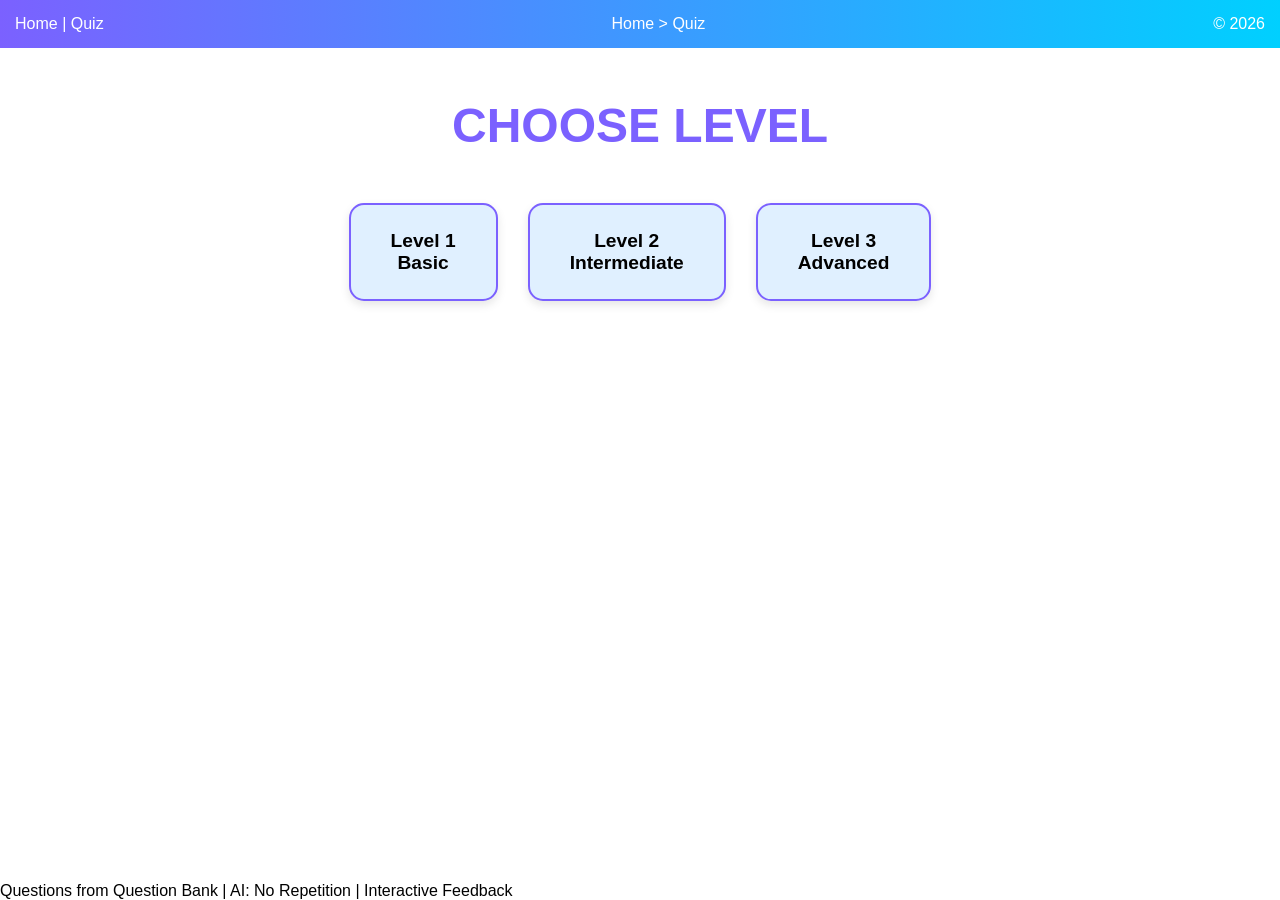
<file: circle-geometry-quiz.html>
<!DOCTYPE html>
<html lang="en">
<head>
    <meta charset="UTF-8">
    <meta name="viewport" content="width=device-width, initial-scale=1.0">
    <title>Circle Geometry Quiz | Coursework</title>
    <!-- 引入重命名后的CSS -->
    <link rel="stylesheet" href="circle-geometry-quiz.css">
</head>
<body>
    <!-- 顶部导航栏（线框图标准） -->
    <header class="top-nav">
        <div class="nav-left">Home | Quiz</div>
        <div class="nav-center" id="breadcrumb">Home > Quiz</div>
        <div class="nav-right">© 2026</div>
    </header>

    <!-- 主容器 -->
    <div class="quiz-container">
        <!-- 等级选择区 -->
        <div class="level-select" id="levelSection">
            <h1 class="page-title">CHOOSE LEVEL</h1>
            <div class="level-buttons">
                <button class="level-btn" data-level="1">Level 1<br>Basic</button>
                <button class="level-btn" data-level="2">Level 2<br>Intermediate</button>
                <button class="level-btn" data-level="3">Level 3<br>Advanced</button>
            </div>
        </div>

        <!-- 答题区（默认隐藏） -->
        <div class="quiz-main hidden" id="quizSection">
            <!-- 计分面板（精细化评分） -->
            <div class="score-card">
                <div class="score-item">
                    <span>Total Score</span>
                    <span id="totalScore">0</span>
                </div>
                <div class="score-item">
                    <span>Correct</span>
                    <span id="correctCount">0</span>
                </div>
                <div class="score-item">
                    <span>Streak</span>
                    <span id="streak">0</span>
                </div>
                <div class="score-item">
                    <span>Progress</span>
                    <span id="progress">0/10</span>
                </div>
            </div>

            <!-- 题目区域 -->
            <div class="question-card">
                <p class="question-num" id="questionNum">Question 1/10</p>
                <p class="question-text" id="questionText"></p>
                <div class="diagram" id="diagram"></div>
            </div>

            <!-- 选项区域 -->
            <div class="options-group" id="optionsGroup"></div>

            <!-- 操作按钮 -->
            <div class="btn-group">
                <button class="action-btn" id="submitBtn">Submit Answer</button>
                <button class="action-btn hidden" id="nextBtn">Next Question</button>
                <button class="action-btn" id="restartBtn">Restart</button>
            </div>

            <!-- 解析反馈区（教学级） -->
            <div class="feedback-section hidden" id="feedbackSection">
                <div class="feedback-title" id="feedbackTitle"></div>
                <div class="feedback-content" id="feedbackContent"></div>
            </div>
        </div>

        <!-- 最终结果页 -->
        <div class="result-card hidden" id="resultSection">
            <h2>🎉 Quiz Completed!</h2>
            <p id="finalResult"></p>
            <button class="action-btn" id="backLevelBtn">Back to Levels</button>
        </div>
    </div>

    <!-- 底部栏 -->
    <footer class="bottom-bar">
        <p>Questions from Question Bank | AI: No Repetition | Interactive Feedback</p>
    </footer>

    <!-- 引入重命名后的JS -->
    <script src="circle-geometry-quiz-script.js"></script>
</body>
</html>
</file>
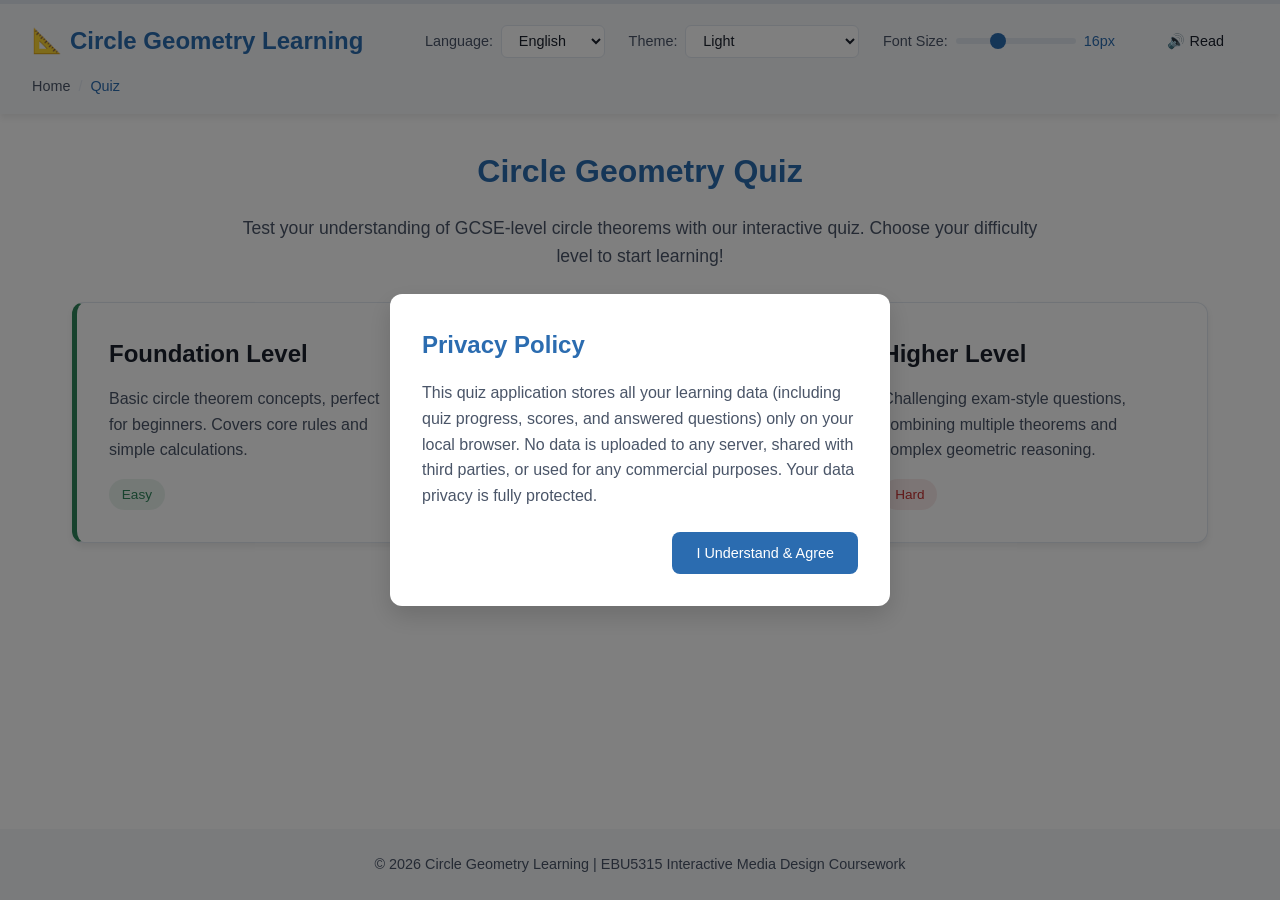
<file: circle_geo_quiz_v3.html>
<!DOCTYPE html>
<html lang="en">
<head>
    <meta charset="UTF-8">
    <meta name="viewport" content="width=device-width, initial-scale=1.0">
    <title>Circle Geometry Quiz v3 | GCSE Math Learning</title>
    <!-- 严格使用外部CSS文件，无任何内联样式 -->
    <link rel="stylesheet" href="circle_geo_quiz_style_v3.css">
</head>
<body>
    <!-- 隐私政策弹窗（伦理合规要求） -->
    <div class="modal" id="privacy-modal">
        <div class="modal-content">
            <h2 class="modal-title" id="privacy-title">Privacy Policy</h2>
            <p class="modal-desc" id="privacy-desc">
                This quiz application stores all your learning data (including quiz progress, scores, and answered questions) only on your local browser. 
                No data is uploaded to any server, shared with third parties, or used for any commercial purposes. Your data privacy is fully protected.
            </p>
            <div class="modal-actions">
                <button class="btn btn-primary" id="privacy-confirm-btn" data-i18n="privacy_confirm">I Understand & Agree</button>
            </div>
        </div>
    </div>

    <!-- 休息提醒弹窗（健康护眼要求） -->
    <div class="modal" id="rest-modal">
        <div class="modal-content">
            <h2 class="modal-title" id="rest-title">Eye Care Reminder</h2>
            <p class="modal-desc" id="rest-desc">
                You have been using the app for 20 minutes. It's recommended to look at objects 6 meters away for 20 seconds to rest your eyes.
            </p>
            <div class="modal-actions">
                <button class="btn btn-primary" id="rest-confirm-btn" data-i18n="rest_confirm">Got It</button>
            </div>
        </div>
    </div>

    <!-- 头部导航区域 -->
    <header>
        <!-- 全局答题进度条（创造力/用户体验优化） -->
        <div class="progress-bar-container">
            <div class="progress-bar" id="quiz-progress-bar"></div>
        </div>

        <div class="header-top">
            <a href="#welcome" class="logo" id="home-logo">
                <span>📐</span>
                <span id="logo-text">Circle Geometry Learning</span>
            </a>
            <div class="control-panel">
                <!-- 语言切换控件（多语言要求） -->
                <div class="control-group">
                    <label for="language-select" id="language-label">Language:</label>
                    <select id="language-select">
                        <option value="en">English</option>
                        <option value="zh">中文</option>
                        <option value="es">Español</option>
                        <option value="fr">Français</option>
                        <option value="ja">日本語</option>
                    </select>
                </div>

                <!-- 主题切换控件（健康护眼要求） -->
                <div class="control-group">
                    <label for="theme-select" id="theme-label">Theme:</label>
                    <select id="theme-select">
                        <option value="light" id="theme-light">Light</option>
                        <option value="dark" id="theme-dark">Dark</option>
                        <option value="eye-care" id="theme-eye">Eye Care</option>
                        <option value="color-blind" id="theme-colorblind">Color Blind Friendly</option>
                    </select>
                </div>

                <!-- 拖拽式字体大小调节控件（无障碍要求） -->
                <div class="control-group">
                    <label for="font-slider" id="font-label">Font Size:</label>
                    <input type="range" id="font-slider" class="font-slider" min="12" max="24" value="16" step="1">
                    <span class="font-size-value" id="font-size-value">16px</span>
                </div>

                <!-- 题目音频朗读控件（听力障碍无障碍要求） -->
                <div class="control-group">
                    <button class="btn btn-secondary audio-btn" id="audio-read-btn" title="Read Question Aloud">
                        🔊 <span id="audio-text">Read</span>
                    </button>
                </div>
            </div>
        </div>

        <!-- 强制要求实现的面包屑导航 -->
        <nav class="breadcrumb" id="breadcrumb">
            <a href="#welcome" class="breadcrumb-item" id="breadcrumb-home">Home</a>
            <span class="breadcrumb-separator">/</span>
            <a href="#welcome" class="breadcrumb-item active" id="breadcrumb-quiz">Quiz</a>
        </nav>
    </header>

    <!-- 主内容区域 -->
    <main>
        <!-- 朗读字幕显示区域（听力障碍无障碍要求） -->
        <div class="caption-box" id="caption-container" style="display: none;">
            <p class="caption-text" id="caption-text"></p>
        </div>

        <!-- 欢迎&级别选择页面（子页面1） -->
        <section id="welcome-section" class="section active">
            <h1 class="section-title" id="welcome-title">Circle Geometry Quiz</h1>
            <p class="section-desc" id="welcome-desc">Test your understanding of GCSE-level circle theorems with our interactive quiz. Choose your difficulty level to start learning!</p>
            
            <!-- AI级别推荐提示 -->
            <div class="recommend-box" id="recommend-box" style="display: none;">
                <p id="recommend-text">🎉 Great job on the Foundation level! We recommend you try the Intermediate level next.</p>
            </div>

            <div class="level-grid">
                <div class="level-card level-1" data-level="1">
                    <h2 class="level-title" id="level1_title">Foundation Level</h2>
                    <p class="level-desc" id="level1_desc">Basic circle theorem concepts, perfect for beginners. Covers core rules and simple calculations.</p>
                    <span class="level-difficulty difficulty-easy" id="level1_diff">Easy</span>
                </div>
                <div class="level-card level-2" data-level="2">
                    <h2 class="level-title" id="level2_title">Intermediate Level</h2>
                    <p class="level-desc" id="level2_desc">Combined circle theorem problems, requiring multi-step reasoning and calculation.</p>
                    <span class="level-difficulty difficulty-medium" id="level2_diff">Medium</span>
                </div>
                <div class="level-card level-3" data-level="3">
                    <h2 class="level-title" id="level3_title">Higher Level</h2>
                    <p class="level-desc" id="level3_desc">Challenging exam-style questions, combining multiple theorems and complex geometric reasoning.</p>
                    <span class="level-difficulty difficulty-hard" id="level3_diff">Hard</span>
                </div>
            </div>
        </section>

        <!-- 测验答题页面（子页面2） -->
        <section id="quiz-section" class="section">
            <div class="quiz-header">
                <div class="quiz-info" id="quiz-level-info">Level: Foundation | Question <span id="current-question">1</span> of <span id="total-questions">5</span></div>
                <div class="quiz-info" id="quiz-score-info">Score: <span id="current-score">0</span></div>
            </div>

            <div class="question-card">
                <h3 class="question-title" id="question-text"></h3>
                <div class="options-grid" id="options-container"></div>
                <div class="feedback-box" id="feedback-box"></div>
            </div>

            <div class="quiz-actions">
                <button class="btn btn-secondary" id="exit-quiz-btn" data-i18n="btn_exit_quiz">Exit Quiz</button>
                <button class="btn btn-primary" id="submit-answer-btn" disabled data-i18n="btn_submit_answer">Submit Answer</button>
                <button class="btn btn-primary" id="next-btn" style="display: none;" data-i18n="btn_next">Next Question</button>
            </div>
        </section>

        <!-- 测验结果页面（子页面3） -->
        <section id="result-section" class="section">
            <div class="result-card">
                <h1 class="section-title" id="result-title">Quiz Completed!</h1>
                <div class="score-circle">
                    <span class="score-number" id="final-score">0</span>
                    <span class="score-total" id="final-total">/ 5</span>
                </div>
                <p class="result-text" id="result-desc">Well done on completing the quiz! Keep practicing to master circle theorems.</p>
                <div class="result-actions">
                    <button class="btn btn-primary" id="restart-btn" data-i18n="btn_restart">Try Another Level</button>
                    <button class="btn btn-secondary" id="review-btn" data-i18n="btn_review">Review Answers</button>
                </div>
            </div>

            <div class="review-section" id="review-container" style="display: none;">
                <h2 class="review-title" id="review-title">Your Answer Review</h2>
                <div id="review-list"></div>
            </div>
        </section>
    </main>

    <!-- 页脚 -->
    <footer>
        <p id="footer-text">© 2026 Circle Geometry Learning | EBU5315 Interactive Media Design Coursework</p>
    </footer>

    <!-- 严格使用外部JS文件，无任何内联脚本 -->
    <script src="circle_geo_quiz_script_v3.js"></script>
</body>
</html>
</file>
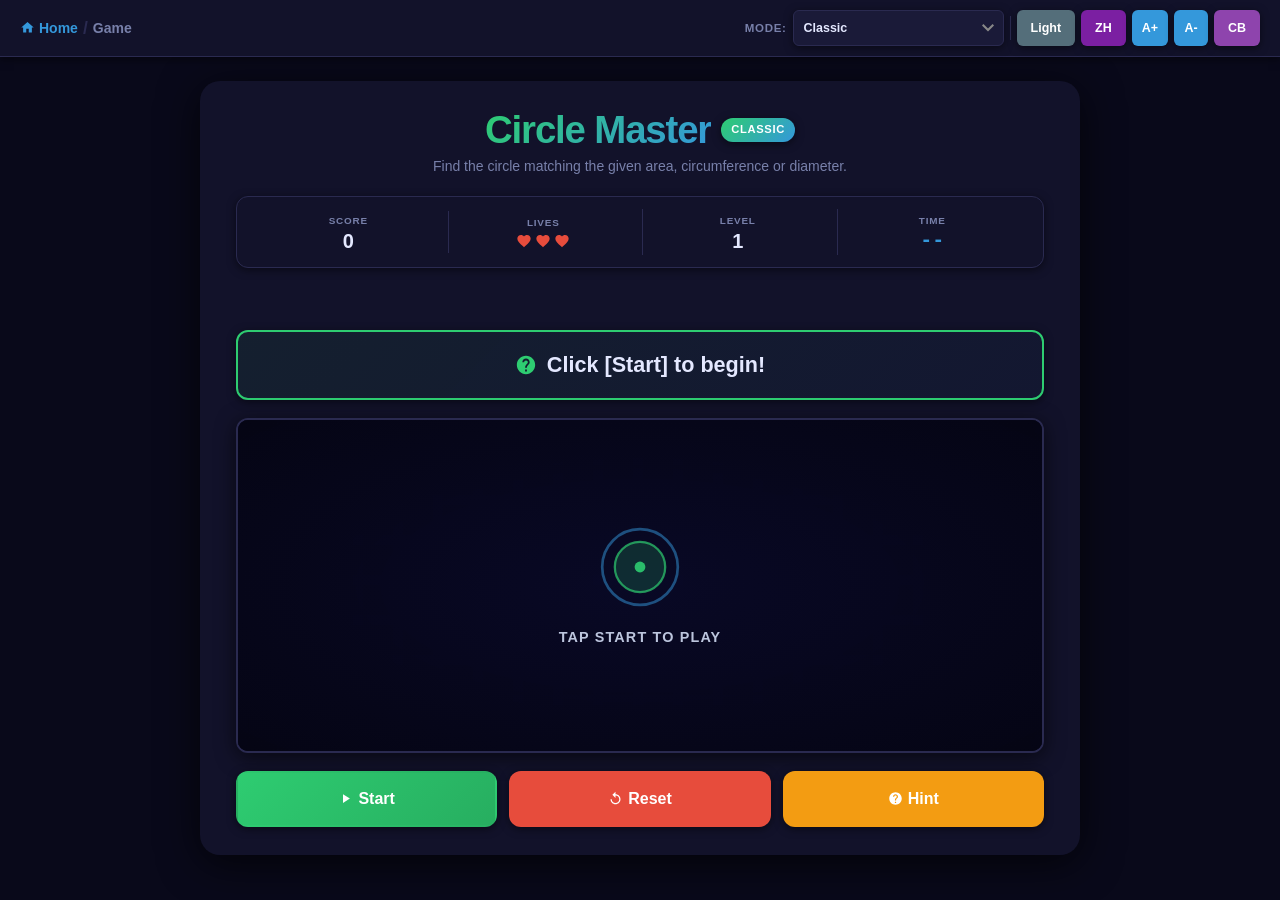
<file: game-v3.html>
<!DOCTYPE html>
<html lang="en" data-theme="dark" data-colorblind="false">
<head>
<meta charset="UTF-8" />
<meta name="viewport" content="width=device-width, initial-scale=1.0, viewport-fit=cover" />
<title>Circle Master</title>
<link rel="stylesheet" href="game-v3.css" />
</head>
<body>

<a class="skip-link" href="#main-content">Skip to content</a>

<!-- ── HEADER ──────────────────────────────────────────────────── -->
<header class="site-header" role="banner">
    <nav class="breadcrumb" aria-label="Breadcrumb">
        <a href="#" aria-label="Home">
            <svg class="icon-home" viewBox="0 0 24 24" aria-hidden="true">
                <path d="M10 20v-6h4v6h5v-8h3L12 3 2 12h3v8z"/>
            </svg>
            <span id="nav-home-text">Home</span>
        </a>
        <span class="sep" aria-hidden="true">/</span>
        <span id="nav-game" aria-current="page">Game</span>
    </nav>
    <div class="a11y-toolbar" role="toolbar" aria-label="Accessibility Tools">
        <!-- Game Mode Selector -->
        <div class="mode-selector-wrap">
            <label id="mode-label-text" class="mode-label" for="mode-select">Mode:</label>
            <select id="mode-select" class="mode-select" aria-labelledby="mode-label-text"
                    onchange="handleModeChange(this.value)">
                <optgroup id="optgroup-classic" label="Classic">
                    <option id="opt-classic" value="classic">Classic</option>
                </optgroup>
                <optgroup id="optgroup-theorems" label="Circle Theorems">
                    <option id="opt-angle_centre"     value="angle_centre">Angle at Centre</option>
                    <option id="opt-angle_semicircle" value="angle_semicircle">Angles in Semicircle</option>
                    <option id="opt-cyclic_quad"      value="cyclic_quad">Cyclic Quadrilateral</option>
                    <option id="opt-same_arc"         value="same_arc">Same Segment</option>
                    <option id="opt-alternate_seg"    value="alternate_seg">Alternate Segment</option>
                    <option id="opt-tangent_radius"   value="tangent_radius">Tangent-Radius (90)</option>
                    <option id="opt-tangent_equal"    value="tangent_equal">Tangents from Same Point</option>
                    <option id="opt-arrow_theorem"    value="arrow_theorem">Arrow Head Theorem</option>
                </optgroup>
            </select>
        </div>

        <div class="toolbar-divider" aria-hidden="true"></div>

        <button id="btn-theme" class="btn btn--theme" type="button"
                onclick="toggleTheme()" aria-label="Toggle theme">
            <span id="btn-theme-text">Light</span>
        </button>
        <button id="btn-lang" class="btn btn--lang" type="button"
                onclick="toggleLang()" aria-label="Switch language">
            <span id="btn-lang-text">ZH</span>
        </button>
        <button id="btn-font-up" class="btn btn--font" type="button"
                onclick="changeFontSize(1)" aria-label="Increase font size">A+</button>
        <button id="btn-font-dn" class="btn btn--font" type="button"
                onclick="changeFontSize(-1)" aria-label="Decrease font size">A-</button>
        <button id="btn-cb" class="btn btn--a11y" type="button"
                onclick="toggleColorBlind()" aria-pressed="false"
                aria-label="Toggle color blind mode">CB</button>
    </div>
</header>

<!-- ── MAIN CONTENT ────────────────────────────────────────────── -->
<main id="main-content">
    <div class="game-container">

        <!-- Title + Mode Badge -->
        <div class="game-header-block">
            <div class="game-title-row">
                <h1 id="game-title" class="game-title">Circle Master</h1>
                <span id="mode-badge" class="mode-badge mode-badge--classic">Classic</span>
            </div>
            <p id="desc" class="game-desc">Find the circle matching the given measurement.</p>
            <!-- Theorem description bar (hidden in Classic mode) -->
            <div id="theorem-desc-bar" class="theorem-desc-bar" hidden>
                <span id="theorem-desc-text"></span>
            </div>
        </div>

        <!-- HUD -->
        <div class="hud" role="status" aria-live="polite" aria-atomic="false">
            <div class="hud__item">
                <span id="txt-score" class="hud__label">Score</span>
                <span id="score" class="hud__value">0</span>
            </div>
            <div class="hud__item">
                <span id="txt-lives" class="hud__label">Lives</span>
                <span id="hearts-display" class="hearts-display hud__value" aria-label="3 lives remaining"></span>
            </div>
            <div class="hud__item">
                <span id="txt-level" class="hud__label">Level</span>
                <span id="level" class="hud__value">1</span>
            </div>
            <div class="hud__item">
                <span id="txt-timer" class="hud__label">Time</span>
                <span id="timer" class="hud__value hud__value--timer">--</span>
            </div>
        </div>

        <!-- Combo -->
        <div id="combo-text" class="combo-bar" aria-live="polite" aria-atomic="true"></div>

        <!-- Question Box -->
        <div id="question-box" class="question-box" role="status" aria-live="polite">
            <span class="question-icon" aria-hidden="true">
                <svg width="22" height="22" viewBox="0 0 24 24" fill="currentColor">
                    <path d="M12 2C6.48 2 2 6.48 2 12s4.48 10 10 10 10-4.48 10-10S17.52 2 12 2zm1 17h-2v-2h2v2zm2.07-7.75l-.9.92C13.45 12.9 13 13.5 13 15h-2v-.5c0-1.1.45-2.1 1.17-2.83l1.24-1.26c.37-.36.59-.86.59-1.41 0-1.1-.9-2-2-2s-2 .9-2 2H8c0-2.21 1.79-4 4-4s4 1.79 4 4c0 .88-.36 1.68-.93 2.25z"/>
                </svg>
            </span>
            <span id="question-text">Click [Start] to begin!</span>
        </div>

        <!-- Canvas Wrapper — the game area -->
        <div id="canvas-wrapper" class="canvas-wrapper">
            <canvas id="gameCanvas" role="application"
                    aria-label="Game canvas — click the correct circle"></canvas>

            <!-- Idle overlay (pointer-events:none, will never block canvas) -->
            <div id="canvas-idle" class="canvas-idle-overlay">
                <svg class="idle-circle-svg" viewBox="0 0 100 100">
                    <circle cx="50" cy="50" r="42" fill="none" stroke="rgba(52,152,219,.5)" stroke-width="3"/>
                    <circle cx="50" cy="50" r="28" fill="rgba(46,204,113,.18)" stroke="rgba(46,204,113,.7)" stroke-width="2.5"/>
                    <circle cx="50" cy="50" r="6" fill="rgba(46,204,113,.9)"/>
                </svg>
                <span id="idle-text" class="canvas-idle-text">Tap Start to Play</span>
            </div>

            <!-- Floating score popups -->
            <div id="float-popup" class="float-popup" aria-hidden="true"></div>
        </div>

        <!-- Controls -->
        <div class="controls-bar">
            <button id="btn-start" class="btn btn--start" type="button" onclick="startGame()">
                <svg width="15" height="15" viewBox="0 0 24 24" fill="currentColor" aria-hidden="true">
                    <path d="M8 5v14l11-7z"/>
                </svg>
                <span id="btn-start-text">Start</span>
            </button>
            <button id="btn-reset" class="btn btn--reset" type="button" onclick="showReset()">
                <svg width="15" height="15" viewBox="0 0 24 24" fill="currentColor" aria-hidden="true">
                    <path d="M12 5V1L7 6l5 5V7c3.31 0 6 2.69 6 6s-2.69 6-6 6-6-2.69-6-6H4c0 4.42 3.58 8 8 8s8-3.58 8-8-3.58-8-8-8z"/>
                </svg>
                <span id="btn-reset-text">Reset</span>
            </button>
            <button id="btn-hint" class="btn btn--hint" type="button" onclick="showHint()">
                <svg width="15" height="15" viewBox="0 0 24 24" fill="currentColor" aria-hidden="true">
                    <path d="M12 2C6.48 2 2 6.48 2 12s4.48 10 10 10 10-4.48 10-10S17.52 2 12 2zm1 17h-2v-2h2v2zm2.07-7.75l-.9.92C13.45 12.9 13 13.5 13 15h-2v-.5c0-1.1.45-2.1 1.17-2.83l1.24-1.26c.37-.36.59-.86.59-1.41 0-1.1-.9-2-2-2s-2 .9-2 2H8c0-2.21 1.79-4 4-4s4 1.79 4 4c0 .88-.36 1.68-.93 2.25z"/>
                </svg>
                <span id="btn-hint-text">Hint</span>
            </button>
        </div>

        <!-- Game Over Banner -->
        <section id="game-over" class="game-over-banner" hidden aria-live="assertive">
            <div class="game-over-inner">
                <svg class="gameover-icon" viewBox="0 0 52 52" aria-hidden="true">
                    <circle cx="26" cy="26" r="25" fill="none" stroke="#e74c3c" stroke-width="2.5"/>
                    <path d="M16 16l20 20M36 16L16 36" stroke="#e74c3c" stroke-width="3" stroke-linecap="round"/>
                </svg>
                <h2 id="gameover-title-text" class="gameover-title">Game Over!</h2>
                <p class="gameover-score">
                    <span id="gameover-score-label">Final Score</span>:
                    <strong id="gameover-score-value">0</strong>
                </p>
                <p class="gameover-level">
                    <span id="gameover-level-label">Level Reached</span>:
                    <strong id="gameover-level-value">1</strong>
                </p>
                <p class="gameover-mode">
                    <span id="gameover-mode-label">Mode</span>:
                    <strong id="gameover-mode-value">Classic</strong>
                </p>
                <button id="btn-restart" class="btn btn--start gameover-restart" type="button" onclick="startGame()">
                    <span id="btn-restart-text">Play Again</span>
                </button>
            </div>
        </section>

    </div><!-- /.game-container -->
</main>

<!-- ── HINT MODAL ───────────────────────────────────────────────── -->
<div id="hint-modal" class="modal-overlay" role="dialog" aria-modal="true"
     aria-labelledby="hint-title" hidden>
    <div class="modal-box">
        <div class="modal-header">
            <h2 id="hint-title" class="modal-title">Formulas</h2>
            <button id="btn-hint-close" class="btn btn--close" type="button"
                    onclick="hideHint()" aria-label="Close hint">
                <span id="hint-close-text">Got it</span>
            </button>
        </div>
        <div id="hint-body" class="modal-body"></div>
    </div>
</div>

<!-- ── RESET CONFIRM MODAL ─────────────────────────────────────── -->
<div id="reset-modal" class="modal-overlay" role="dialog" aria-modal="true"
     aria-labelledby="reset-title" hidden>
    <div class="modal-box modal-box--sm">
        <div class="modal-header">
            <h2 id="reset-title" class="modal-title">Reset Game?</h2>
        </div>
        <div class="modal-body">
            <p id="reset-confirm-text" style="font-size:.9rem;color:var(--clr-text-muted);">
                Your current progress will be lost.
            </p>
        </div>
        <div class="modal-actions">
            <button id="btn-cancel-reset" class="btn btn--close" type="button" onclick="hideReset()">Cancel</button>
            <button id="btn-confirm-reset" class="btn btn--reset" type="button" onclick="resetGame()">Confirm</button>
        </div>
    </div>
</div>
<script src="game-v3.js"></script>
</body>
</html>
</file>
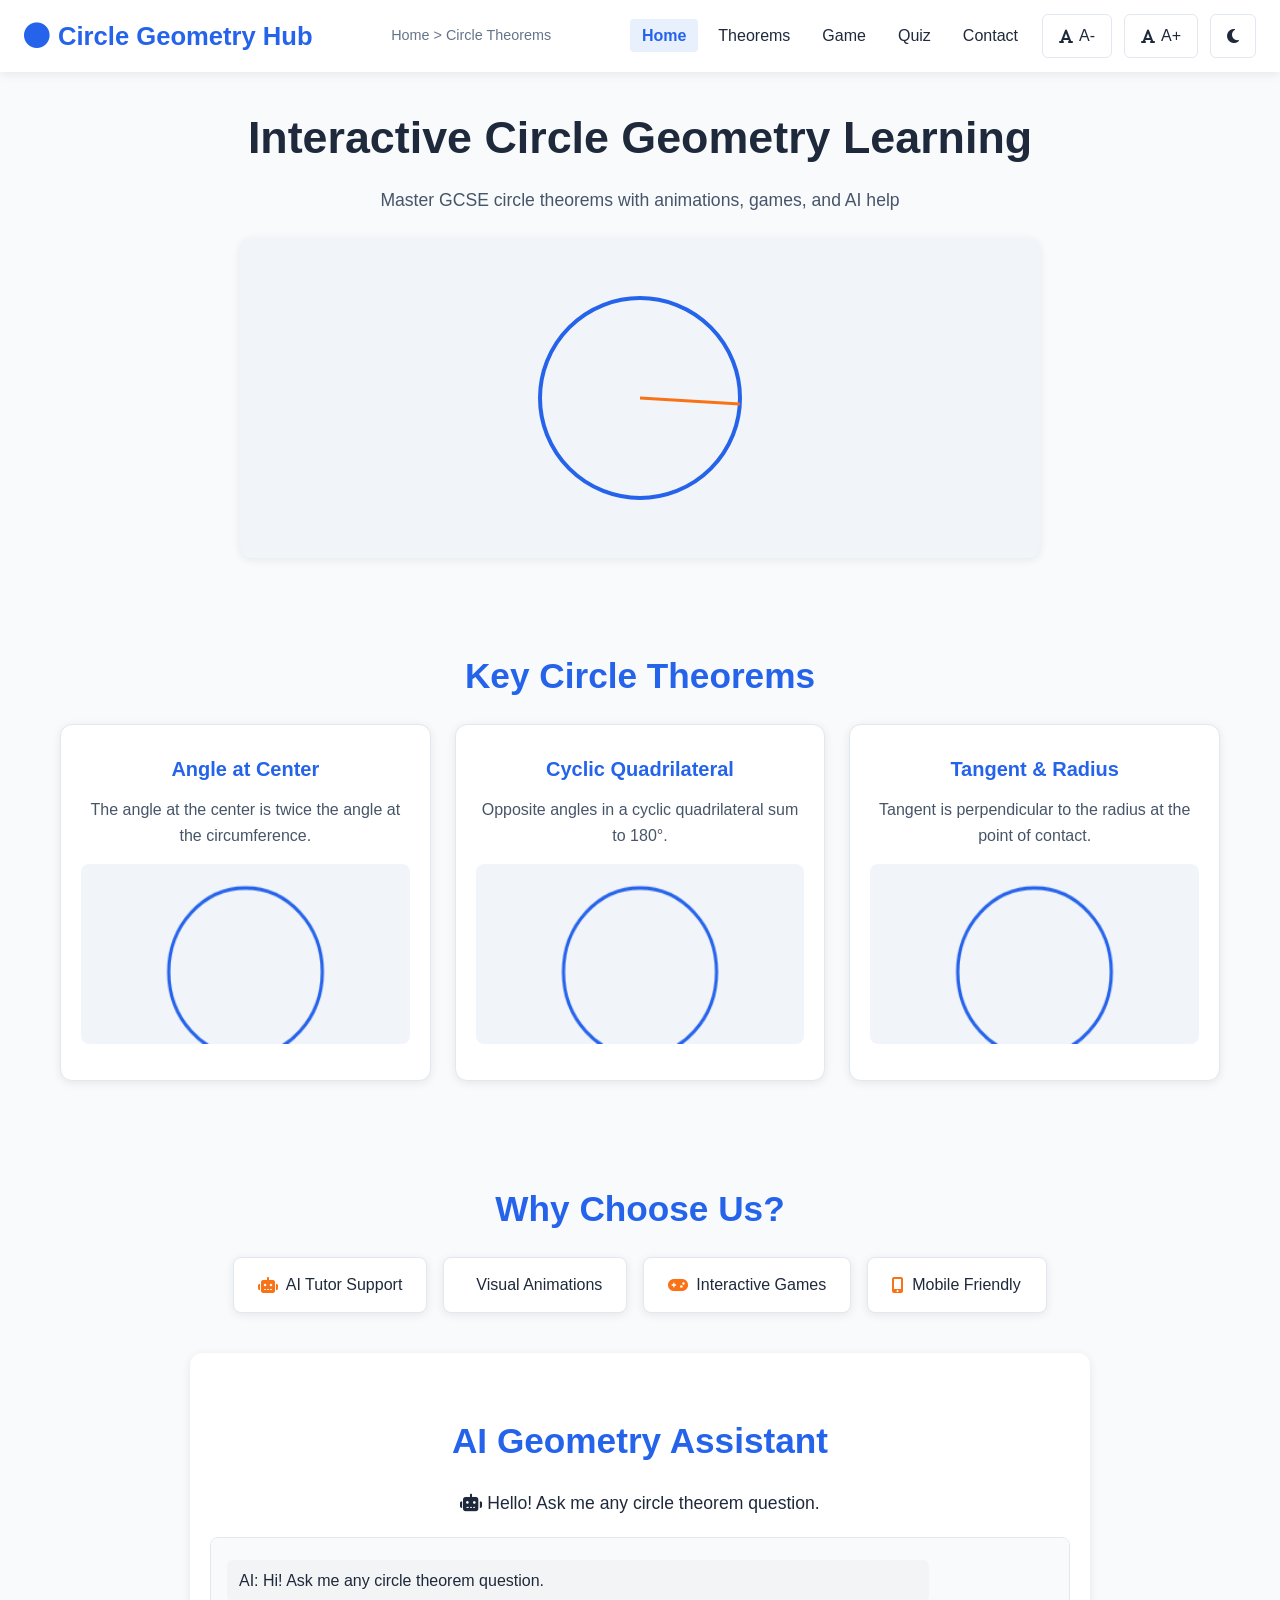
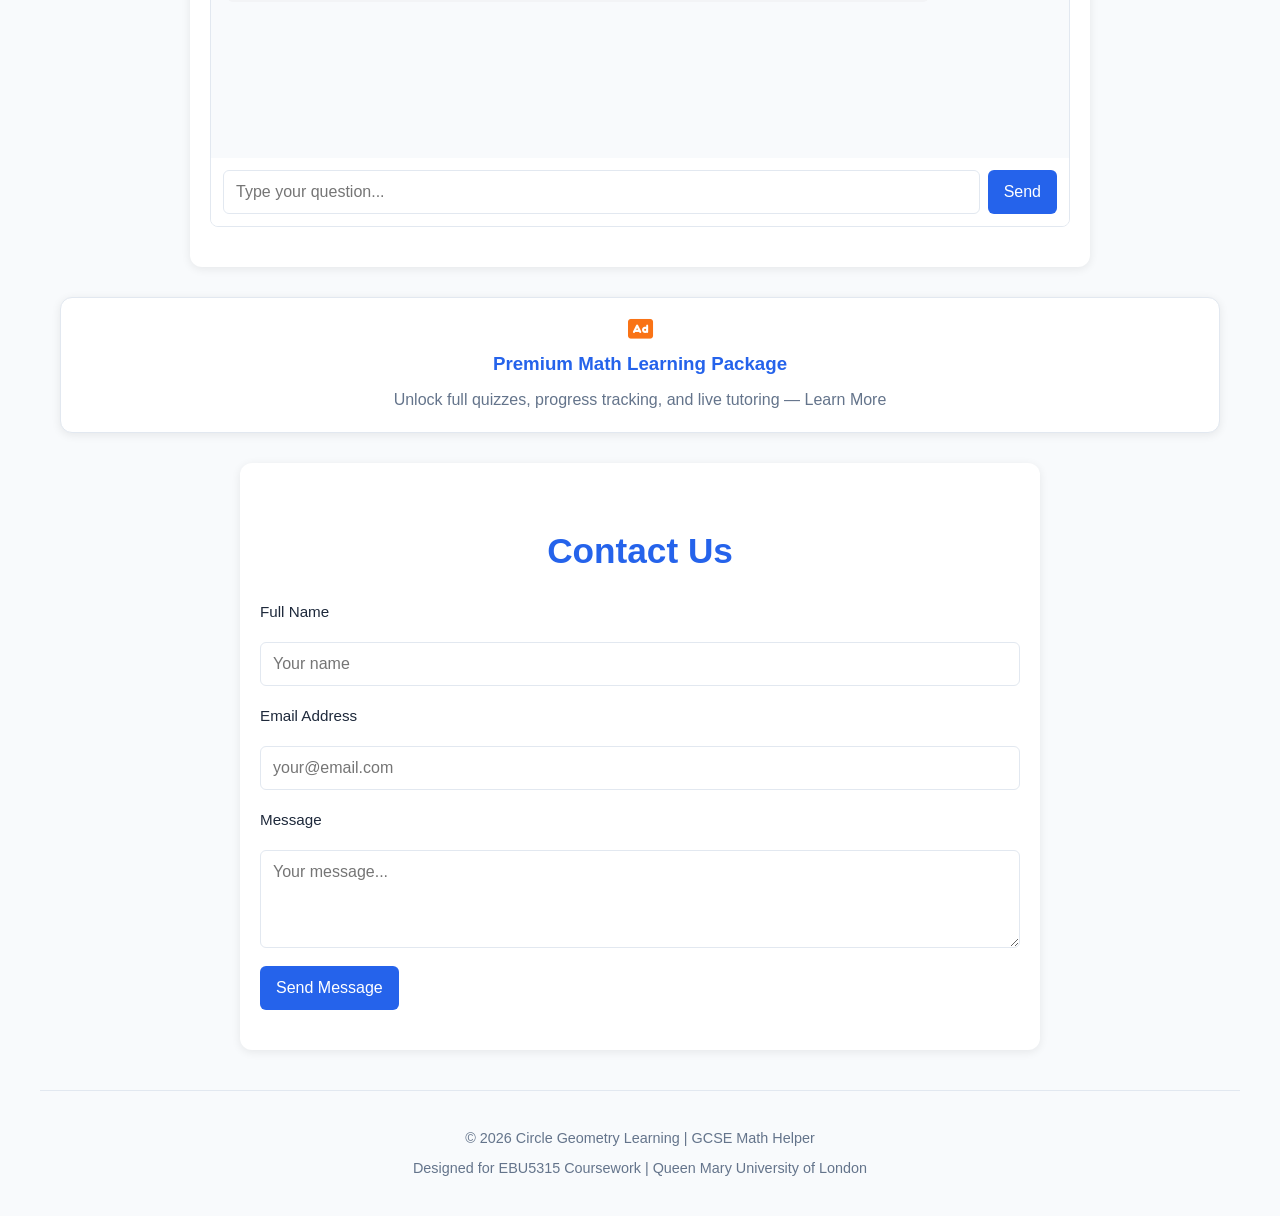
<file: homepage_v3.html>
<!DOCTYPE html>
<html lang="en">

<head>
    <meta charset="UTF-8">
    <meta name="viewport" content="width=device-width, initial-scale=1.0">
    <title>Circle Geometry Learning | GCSE Math</title>
    <link rel="stylesheet" href="homepage_v3.css">
    <link rel="stylesheet" href="https://cdnjs.cloudflare.com/ajax/libs/font-awesome/6.4.0/css/all.min.css">
</head>

<body id="bodyRoot">
    <!-- Navbar & Breadcrumb -->
    <nav class="navbar">
        <div class="logo">
            <i class="fas fa-circle"></i>
            Circle Geometry Hub
        </div>
        <div class="breadcrumb">Home > Circle Theorems</div>
        <button class="mobile-nav-toggle" id="mobileNavToggle">
            <i class="fas fa-bars"></i>
        </button>
        <div class="main-nav">
            <ul>
                <li><a href="#" class="nav-link active">Home</a></li>
                <li><a href="#theorems" class="nav-link">Theorems</a></li>
                <li><a href="#game" class="nav-link">Game</a></li>
                <li><a href="#quiz" class="nav-link">Quiz</a></li>
                <li><a href="#contact" class="nav-link">Contact</a></li>
            </ul>
            <button class="font-btn" id="fontSmall"><i class="fas fa-font"></i> A-</button>
            <button class="font-btn" id="fontBig"><i class="fas fa-font"></i> A+</button>
            <button class="theme-btn" id="themeBtn">
                <i class="fas fa-moon"></i>
            </button>
        </div>
    </nav>

    <!-- Hero Section with Canvas Animation (No Video) -->
    <section class="hero" id="home">
        <div class="hero-container">
            <h1>Interactive Circle Geometry Learning</h1>
            <p>Master GCSE circle theorems with animations, games, and AI help</p>
            <div class="animation-container">
                <canvas id="heroCanvas"></canvas>
            </div>
        </div>
    </section>

    <!-- Core Circle Theorems -->
    <section class="theorems" id="theorems">
        <h2>Key Circle Theorems</h2>
        <div class="theorem-cards">
            <div class="card">
                <h3>Angle at Center</h3>
                <p>The angle at the center is twice the angle at the circumference.</p>
                <canvas class="geo-canvas" id="canvas1"></canvas>
            </div>
            <div class="card">
                <h3>Cyclic Quadrilateral</h3>
                <p>Opposite angles in a cyclic quadrilateral sum to 180°.</p>
                <canvas class="geo-canvas" id="canvas2"></canvas>
            </div>
            <div class="card">
                <h3>Tangent & Radius</h3>
                <p>Tangent is perpendicular to the radius at the point of contact.</p>
                <canvas class="geo-canvas" id="canvas3"></canvas>
            </div>
        </div>
    </section>

    <!-- USP Section -->
    <section class="usp">
        <h2>Why Choose Us?</h2>
        <div class="usp-cards">
            <div class="usp-card"><i class="fas fa-robot"></i> AI Tutor Support</div>
            <div class="usp-card"><i class="fas-palette"></i> Visual Animations</div>
            <div class="usp-card"><i class="fas fa-gamepad"></i> Interactive Games</div>
            <div class="usp-card"><i class="fas fa-mobile-alt"></i> Mobile Friendly</div>
        </div>
    </section>

    <!-- AI Chatbot -->
    <section class="ai-chat" id="ai">
        <h2>AI Geometry Assistant</h2>
        <div class="ai-greeting">
            <i class="fas fa-robot"></i> Hello! Ask me any circle theorem question.
        </div>
        <div class="chat-box" id="chatBox">
            <div class="chat-messages" id="chatMessages"></div>
            <div class="chat-input-bar">
                <input type="text" id="chatInput" placeholder="Type your question...">
                <button class="chat-btn" id="sendChat">Send</button>
            </div>
        </div>
    </section>

    <!-- Advertisement Banner -->
    <section class="ads">
        <div class="ads-banner">
            <i class="fas fa-ad"></i>
            <h3>Premium Math Learning Package</h3>
            <p>Unlock full quizzes, progress tracking, and live tutoring — Learn More</p>
        </div>
    </section>

    <!-- Contact Form -->
    <section class="contact" id="contact">
        <h2>Contact Us</h2>
        <form id="contactForm" class="contact-form">
            <label for="name">Full Name</label>
            <input type="text" id="name" required placeholder="Your name">

            <label for="email">Email Address</label>
            <input type="email" id="email" required placeholder="your@email.com">

            <label for="message">Message</label>
            <textarea id="message" rows="4" required placeholder="Your message..."></textarea>

            <button type="submit" class="submit-btn">Send Message</button>
        </form>
    </section>

    <!-- Footer -->
    <footer class="footer">
        <p>&copy; 2026 Circle Geometry Learning | GCSE Math Helper</p>
        <p>Designed for EBU5315 Coursework | Queen Mary University of London</p>
    </footer>

    <script src="homepage_v3.js"></script>
</body>

</html>
</file>
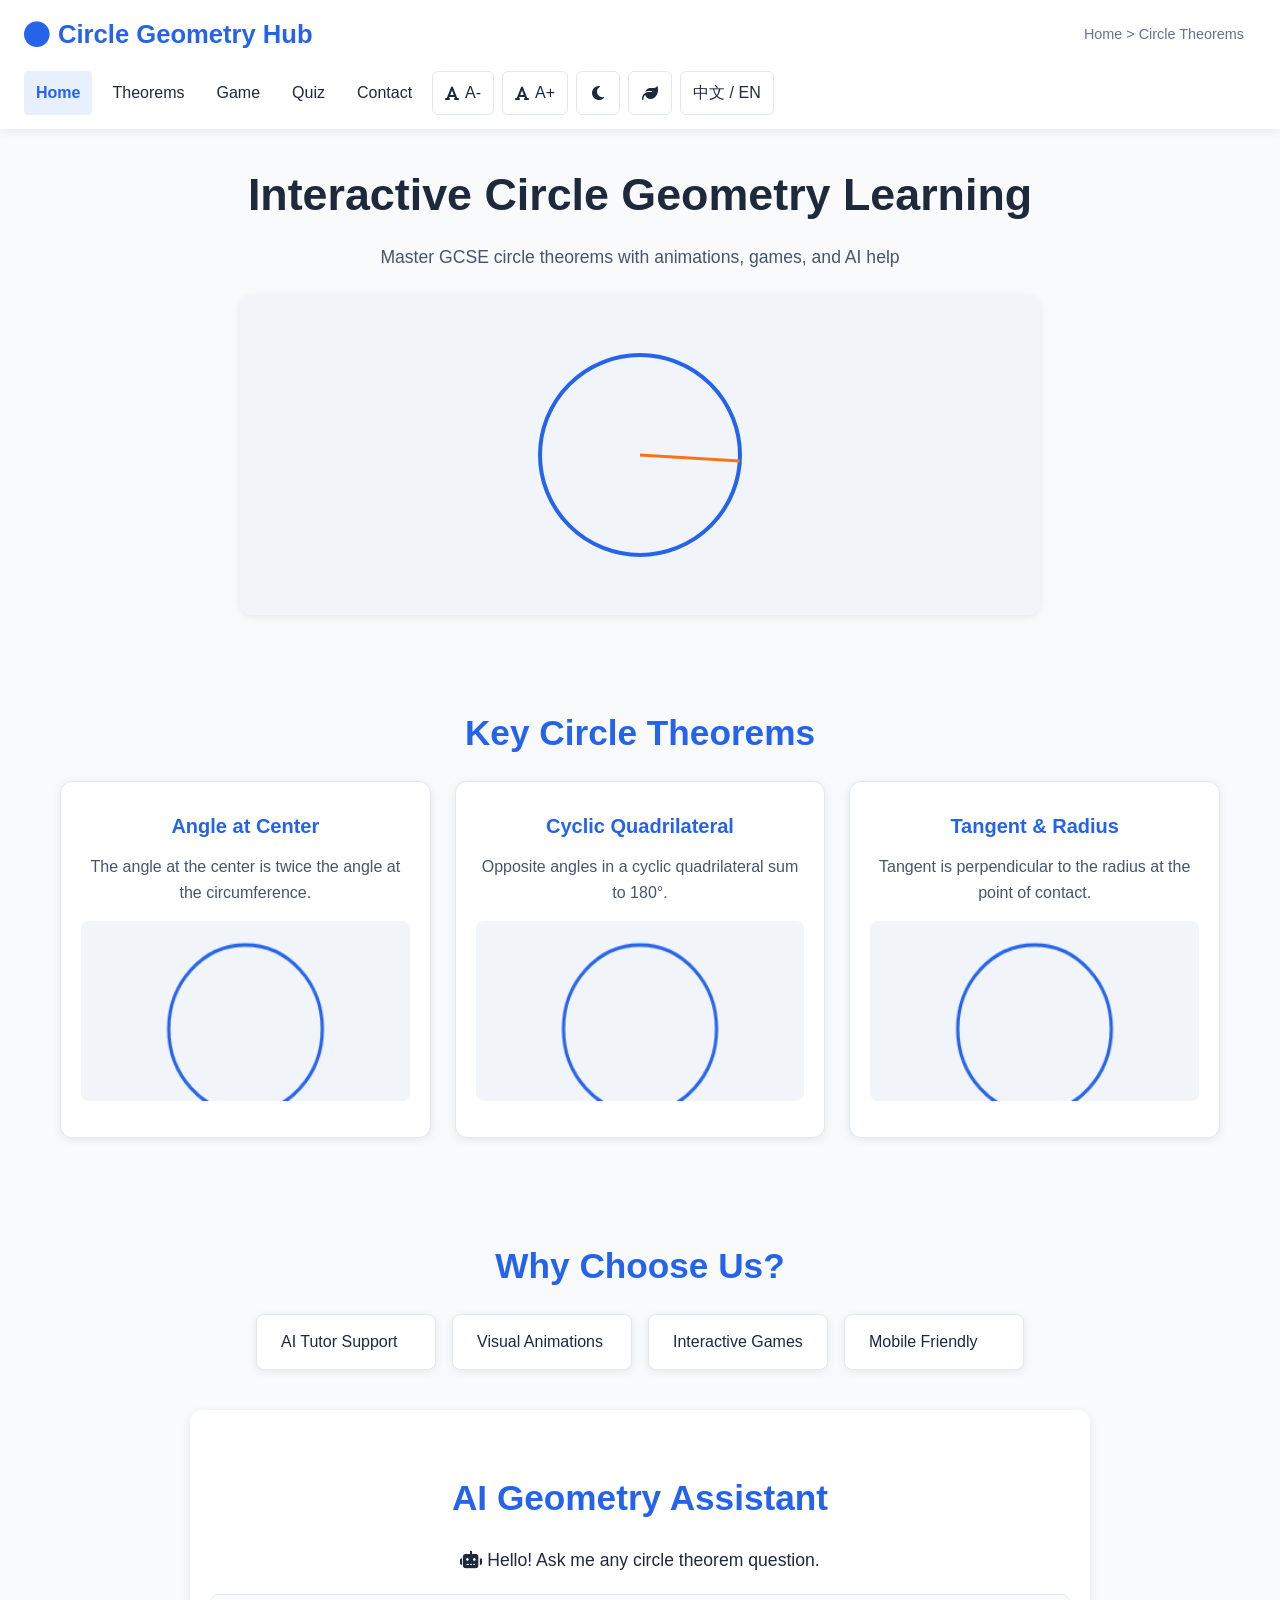
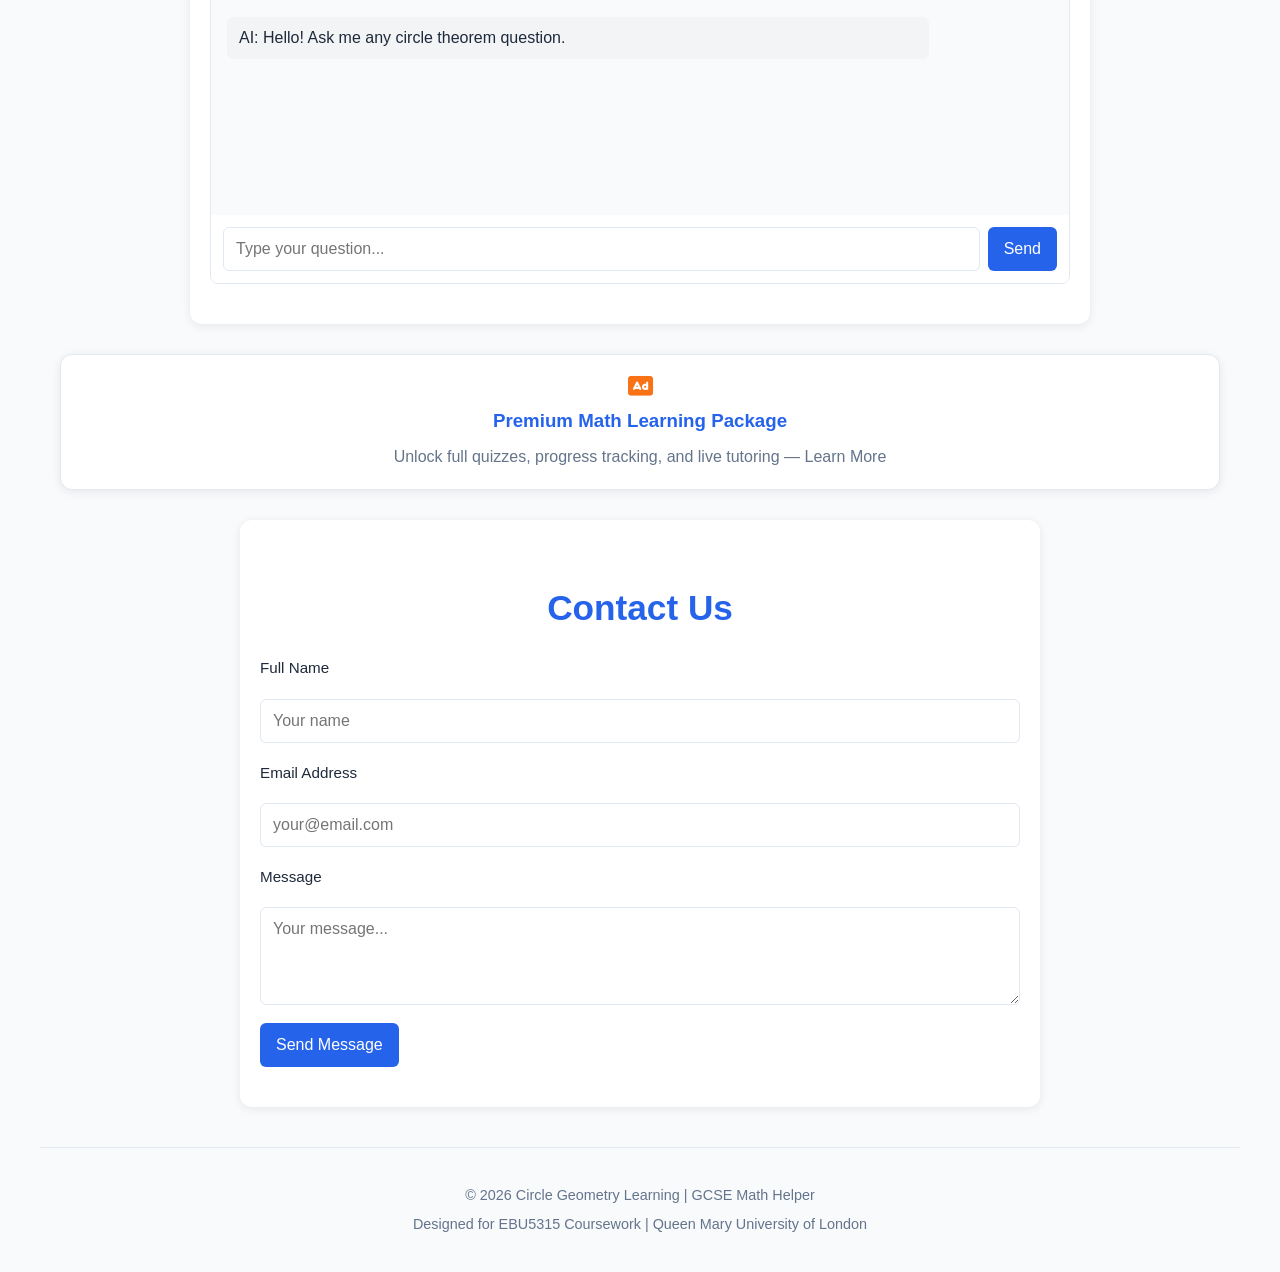
<file: homepage_v4.html>
<!DOCTYPE html>
<html lang="en">

<head>
    <meta charset="UTF-8">
    <meta name="viewport" content="width=device-width, initial-scale=1.0">
    <title data-i18n="title">Circle Geometry Learning | GCSE Math</title>
    <link rel="stylesheet" href="homepage_v4.css">
    <link rel="stylesheet" href="https://cdnjs.cloudflare.com/ajax/libs/font-awesome/6.4.0/css/all.min.css">
</head>

<body id="bodyRoot">
    <!-- Navbar & Breadcrumb -->
    <nav class="navbar">
        <div class="logo">
            <i class="fas fa-circle"></i>
            <span data-i18n="logo">Circle Geometry Hub</span>
        </div>
        <div class="breadcrumb" data-i18n="breadcrumb">Home > Circle Theorems</div>
        <button class="mobile-nav-toggle" id="mobileNavToggle">
            <i class="fas fa-bars"></i>
        </button>
        <div class="main-nav">
            <ul>
                <!-- 原代码中main-nav下的ul部分 -->
                <ul>
                    <li><a href="#" class="nav-link active" data-i18n="nav_home">Home</a></li>
                    <li><a href="#theorems" class="nav-link" data-i18n="nav_theorems">Theorems</a></li>
                    <li><a href="game_v4.html" class="nav-link" data-i18n="nav_game">Game</a></li>
                    <li><a href="quiz_v4.html" class="nav-link" data-i18n="nav_quiz">Quiz</a></li>
                    <li><a href="#contact" class="nav-link" data-i18n="nav_contact">Contact</a></li>
                </ul>
                <button class="font-btn" id="fontSmall"><i class="fas fa-font"></i> A-</button>
                <button class="font-btn" id="fontBig"><i class="fas fa-font"></i> A+</button>
                <button class="theme-btn" id="themeBtn">
                    <i class="fas fa-moon"></i>
                </button>
                <!-- 新增护眼模式按钮 -->
                <button class="eye-care-btn" id="eyeCareBtn">
                    <i class="fas fa-leaf"></i>
                </button>
                <button class="lang-btn" id="langBtn">EN / 中文</button>
        </div>
    </nav>

    <!-- Hero Section with Canvas Animation -->
    <section class="hero" id="home">
        <div class="hero-container">
            <h1 data-i18n="hero_title">Interactive Circle Geometry Learning</h1>
            <p data-i18n="hero_sub">Master GCSE circle theorems with animations, games, and AI help</p>
            <div class="animation-container">
                <canvas id="heroCanvas"></canvas>
            </div>
        </div>
    </section>

    <!-- Core Circle Theorems -->
    <section class="theorems" id="theorems">
        <h2 data-i18n="theorems_title">Key Circle Theorems</h2>
        <div class="theorem-cards">
            <div class="card">
                <h3 data-i18n="theorem1_title">Angle at Center</h3>
                <p data-i18n="theorem1_desc">The angle at the center is twice the angle at the circumference.</p>
                <canvas class="geo-canvas" id="canvas1"></canvas>
            </div>
            <div class="card">
                <h3 data-i18n="theorem2_title">Cyclic Quadrilateral</h3>
                <p data-i18n="theorem2_desc">Opposite angles in a cyclic quadrilateral sum to 180°.</p>
                <canvas class="geo-canvas" id="canvas2"></canvas>
            </div>
            <div class="card">
                <h3 data-i18n="theorem3_title">Tangent & Radius</h3>
                <p data-i18n="theorem3_desc">Tangent is perpendicular to the radius at the point of contact.</p>
                <canvas class="geo-canvas" id="canvas3"></canvas>
            </div>
        </div>
    </section>

    <!-- USP Section -->
    <section class="usp">
        <h2 data-i18n="usp_title">Why Choose Us?</h2>
        <div class="usp-cards">
            <div class="usp-card" data-i18n="usp1"><i class="fas fa-robot"></i> AI Tutor Support</div>
            <div class="usp-card" data-i18n="usp2"><i class="fas fa-palette"></i> Visual Animations</div>
            <div class="usp-card" data-i18n="usp3"><i class="fas fa-gamepad"></i> Interactive Games</div>
            <div class="usp-card" data-i18n="usp4"><i class="fas fa-mobile-alt"></i> Mobile Friendly</div>
        </div>
    </section>

    <!-- AI Chatbot -->
    <section class="ai-chat" id="ai">
        <h2 data-i18n="ai_title">AI Geometry Assistant</h2>
        <div class="ai-greeting">
            <i class="fas fa-robot"></i> <span data-i18n="ai_greeting">Hello! Ask me any circle theorem question.</span>
        </div>
        <div class="chat-box" id="chatBox">
            <div class="chat-messages" id="chatMessages"></div>
            <div class="chat-input-bar">
                <input type="text" id="chatInput" data-i18n="chat_placeholder" placeholder="Type your question...">
                <button class="chat-btn" data-i18n="chat_send">Send</button>
            </div>
        </div>
    </section>

    <!-- Advertisement Banner -->
    <section class="ads">
        <div class="ads-banner">
            <i class="fas fa-ad"></i>
            <h3 data-i18n="ad_title">Premium Math Learning Package</h3>
            <p data-i18n="ad_desc">Unlock full quizzes, progress tracking, and live tutoring — Learn More</p>
        </div>
    </section>

    <!-- Contact Form -->
    <section class="contact" id="contact">
        <h2 data-i18n="contact_title">Contact Us</h2>
        <form id="contactForm" class="contact-form">
            <label for="name" data-i18n="label_name">Full Name</label>
            <input type="text" id="name" required data-i18n="placeholder_name" placeholder="Your name">

            <label for="email" data-i18n="label_email">Email Address</label>
            <input type="email" id="email" required data-i18n="placeholder_email" placeholder="your@email.com">

            <label for="message" data-i18n="label_message">Message</label>
            <textarea id="message" rows="4" required data-i18n="placeholder_message"
                placeholder="Your message..."></textarea>

            <button type="submit" class="submit-btn" data-i18n="submit_btn">Send Message</button>
        </form>
    </section>

    <!-- Footer -->
    <footer class="footer">
        <p data-i18n="footer1">&copy; 2026 Circle Geometry Learning | GCSE Math Helper</p>
        <p data-i18n="footer2">Designed for EBU5315 Coursework | Queen Mary University of London</p>
    </footer>

    <script src="homepage_v4.js"></script>
</body>

</html>
</file>
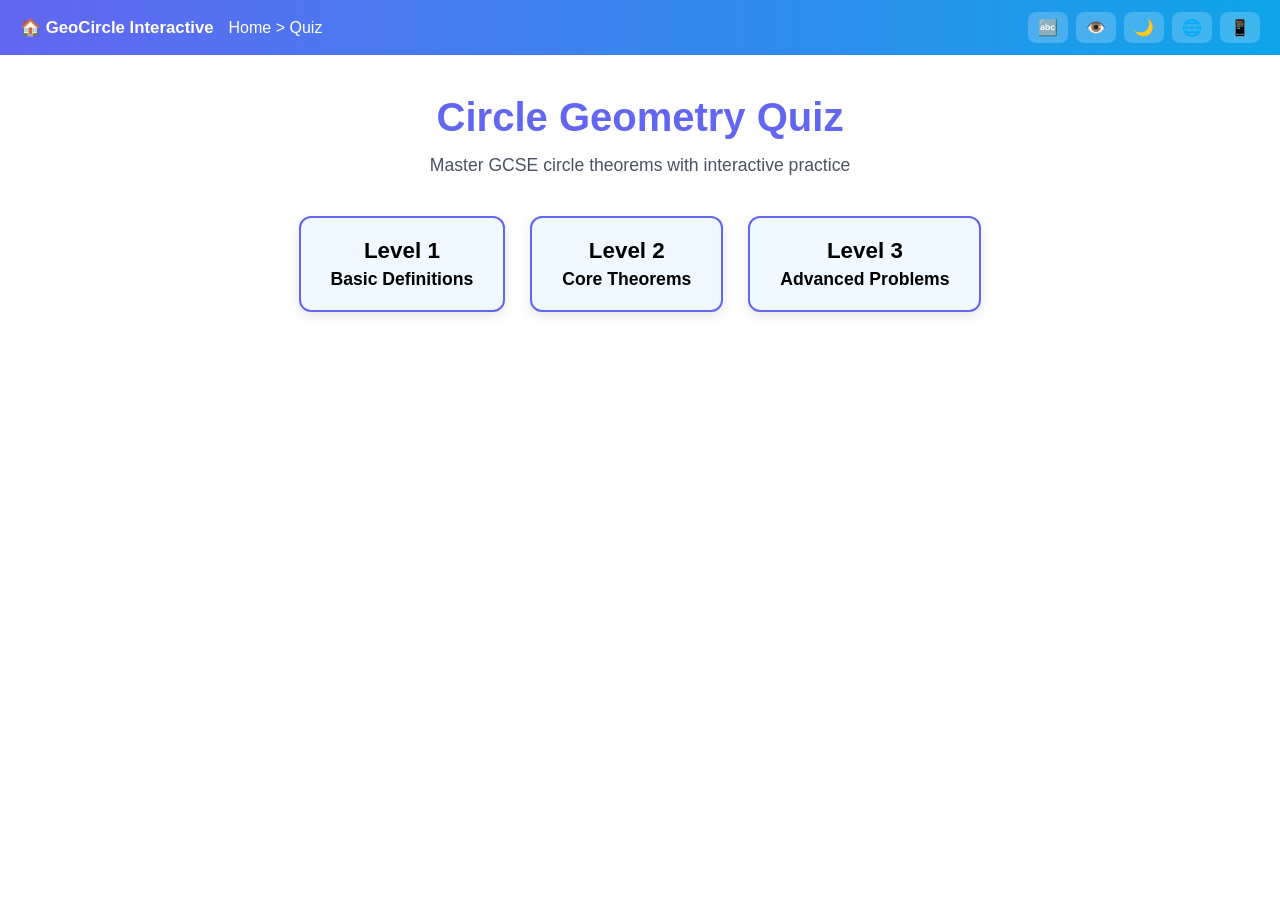
<file: quiz-v2.html>
<!DOCTYPE html>
<html lang="en">
<head>
    <meta charset="UTF-8">
    <meta name="viewport" content="width=device-width, initial-scale=1.0">
    <title>GeoCircle Interactive | Quiz</title>
    <link rel="stylesheet" href="quiz-style-v2.css">
</head>
<body>
    <!-- 顶部导航 -->
    <div class="header">
        <div class="header-left">
            <span class="logo">🏠 GeoCircle Interactive</span>
            <span class="breadcrumb" id="breadcrumb">Home > Quiz</span>
        </div>
        <div class="header-right">
            <button id="fontBtn" class="icon-btn" title="Font Size">🔤</button>
            <button id="colorBtn" class="icon-btn" title="Color Blind">👁️</button>
            <button id="themeBtn" class="icon-btn" title="Theme">🌙</button>
            <button id="langBtn" class="icon-btn" title="Language">🌐</button>
            <button id="mobileBtn" class="icon-btn" title="Mobile View">📱</button>
        </div>
    </div>

    <!-- 设置面板 -->
    <div id="settingsPanel" class="settings hidden">
        <div class="setting-item">
            <h4>Font Size</h4>
            <div class="btn-row">
                <button class="small-btn" data-size="small">S</button>
                <button class="small-btn active" data-size="medium">M</button>
                <button class="small-btn" data-size="large">L</button>
                <button class="small-btn" data-size="xl">XL</button>
            </div>
        </div>
        <div class="setting-item">
            <h4>Color Blind</h4>
            <div class="btn-row">
                <button class="small-btn active" data-color="normal">Normal</button>
                <button class="small-btn" data-color="protanopia">Red-Green</button>
                <button class="small-btn" data-color="tritanopia">Blue-Yellow</button>
            </div>
        </div>
    </div>

    <!-- 主内容 -->
    <div class="container" id="mainContainer">
        <!-- 页面1：选择等级 -->
        <div id="levelPage" class="page">
            <h1 class="title">Circle Geometry Quiz</h1>
            <p class="subtitle">Master GCSE circle theorems with interactive practice</p>
            <div class="level-buttons">
                <button class="level-btn" data-level="1">
                    <div class="level-num">Level 1</div>
                    <div class="level-desc">Basic Definitions</div>
                </button>
                <button class="level-btn" data-level="2">
                    <div class="level-num">Level 2</div>
                    <div class="level-desc">Core Theorems</div>
                </button>
                <button class="level-btn" data-level="3">
                    <div class="level-num">Level 3</div>
                    <div class="level-desc">Advanced Problems</div>
                </button>
            </div>
        </div>

        <!-- 页面2：答题 -->
        <div id="quizPage" class="page hidden">
            <!-- 计分板 -->
            <div class="score-bar">
                <div class="score-item">
                    <span class="label">Score</span>
                    <span class="value" id="score">0</span>
                </div>
                <div class="score-item">
                    <span class="label">Correct</span>
                    <span class="value" id="correct">0</span>
                </div>
                <div class="score-item">
                    <span class="label">Streak</span>
                    <span class="value" id="streak">0</span>
                </div>
                <div class="score-item">
                    <span class="label">Progress</span>
                    <span class="value" id="progress">1/10</span>
                </div>
            </div>

            <!-- 题目 -->
            <div class="question-card">
                <div class="q-num" id="qNum">Question 1/10</div>
                <div class="q-text" id="qText"></div>
                <div class="diagram" id="diagram"></div>
            </div>

            <!-- 选项 -->
            <div class="options" id="options"></div>

            <!-- 按钮 -->
            <div class="action-buttons">
                <button id="submitBtn" class="main-btn">Submit Answer</button>
                <button id="nextBtn" class="main-btn hidden">Next Question</button>
                <button id="backBtn" class="second-btn">Back to Levels</button>
            </div>

            <!-- 反馈 -->
            <div id="feedback" class="feedback hidden">
                <div class="feedback-title" id="feedbackTitle"></div>
                <div class="feedback-text" id="feedbackText"></div>
            </div>
        </div>

        <!-- 页面3：结果 -->
        <div id="resultPage" class="page hidden">
            <div class="result-card">
                <h2 class="result-title">Quiz Complete!</h2>
                <pre id="resultText"></pre>
                <div class="action-buttons">
                    <button id="restartBtn" class="main-btn">Try Again</button>
                    <button id="homeBtn" class="second-btn">Back to Levels</button>
                </div>
            </div>
        </div>
    </div>

    <!-- 确认对话框 -->
    <div id="confirmDialog" class="dialog hidden">
        <div class="dialog-box">
            <h3 id="dialogTitle"></h3>
            <p id="dialogMsg"></p>
            <div class="dialog-btns">
                <button id="yesBtn" class="danger-btn">Yes</button>
                <button id="noBtn" class="second-btn">No</button>
            </div>
        </div>
    </div>

    <script src="quiz-script-v2.js"></script>
</body>
</html>
</file>
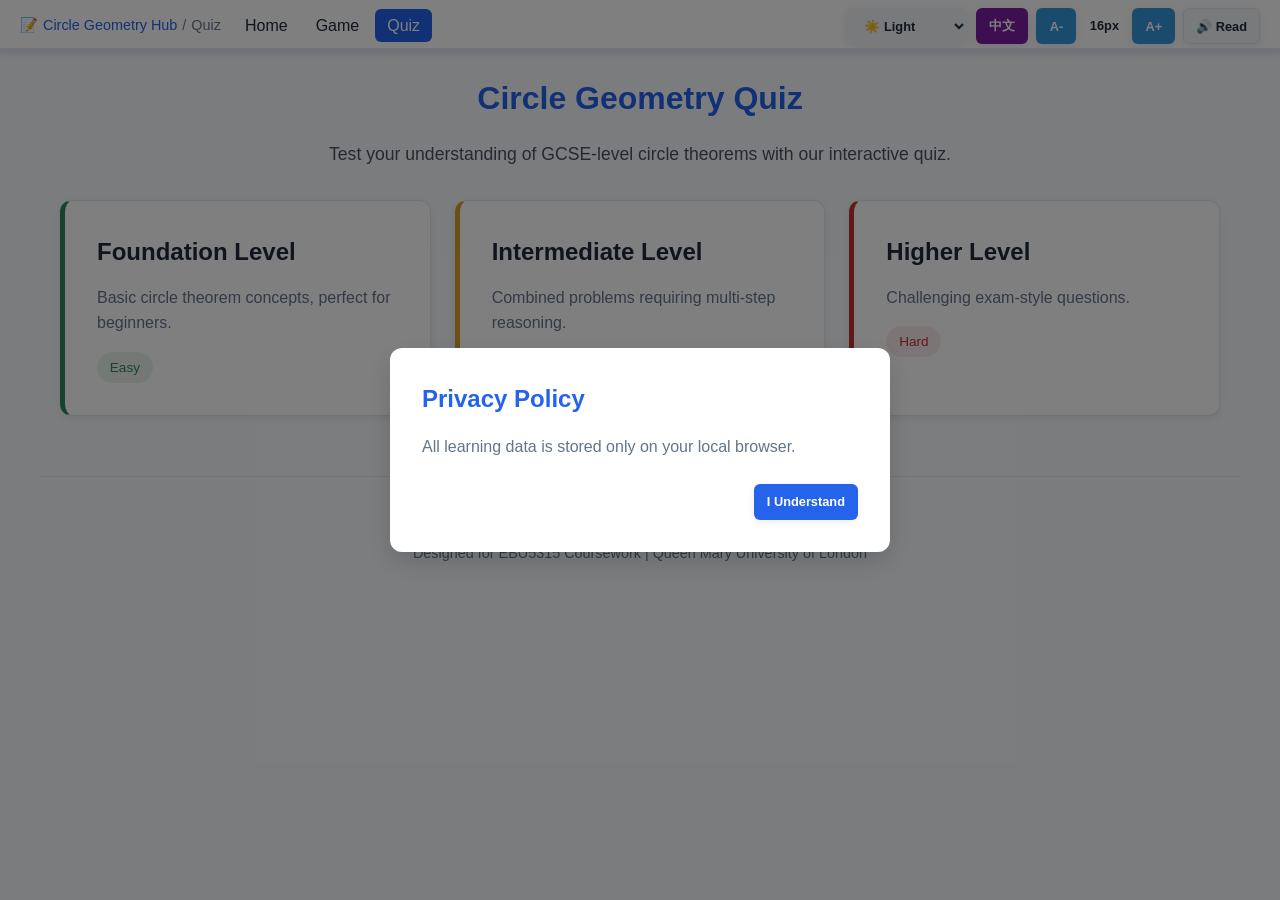
<file: quiz_v4.html>
<!DOCTYPE html>
<html lang="en" data-theme="light">

<head>
    <meta charset="UTF-8">
    <meta name="viewport" content="width=device-width, initial-scale=1.0, viewport-fit=cover">
    <title>Circle Geometry Quiz v4</title>
    <link rel="stylesheet" href="quiz_v4.css">
</head>

<body>
    <a class="skip-link" href="#main-content">Skip to content</a>

    <!-- 隐私弹窗 -->
    <div class="modal" id="privacy-modal">
        <div class="modal-content">
            <h2 class="modal-title" id="privacy-title">Privacy Policy</h2>
            <p class="modal-desc" id="privacy-desc">This quiz stores data locally on your browser.</p>
            <div class="modal-actions">
                <button class="btn btn--primary" id="privacy-confirm-btn">I Understand</button>
            </div>
        </div>
    </div>

    <!-- 休息提醒弹窗 -->
    <div class="modal" id="rest-modal">
        <div class="modal-content">
            <h2 class="modal-title" id="rest-title">Eye Care Reminder</h2>
            <p class="modal-desc" id="rest-desc">Look at objects 6 meters away for 20 seconds.</p>
            <div class="modal-actions">
                <button class="btn btn--primary" id="rest-confirm-btn">Got It</button>
            </div>
        </div>
    </div>

    <!-- 统一头部 -->
    <header class="site-header">
        <div class="breadcrumb">
            <span>📝</span>
            <a href="homepage_v4.html">Circle Geometry Hub</a>
            <span>/</span>
            <span id="breadcrumb-quiz">Quiz</span>
        </div>
        <nav class="main-nav">
            <ul>
                <li><a href="homepage_v4.html" class="nav-link" id="nav-home">Home</a></li>
                <li><a href="game_v4.html" class="nav-link" id="nav-game">Game</a></li>
                <li><a href="quiz-v4.html" class="nav-link active" id="nav-quiz">Quiz</a></li>
            </ul>
        </nav>
        <div class="a11y-toolbar">
            <select id="themeSelect" class="btn theme-select" aria-label="Theme">
                <option value="light">☀️ Light</option>
                <option value="dark">🌙 Dark</option>
                <option value="eye-care">👁️ Eye Care</option>
            </select>
            <button id="langToggle" class="btn btn--lang" onclick="toggleLang()"><span id="lang-text">中文</span></button>
            <button id="fontDecrease" class="btn btn--font" onclick="changeFontSize(-1)">A-</button>
            <span id="fontSizeValue" class="font-size-value">16px</span>
            <button id="fontIncrease" class="btn btn--font" onclick="changeFontSize(1)">A+</button>
            <button id="audio-read-btn" class="btn btn--secondary" onclick="speakQuestion()">🔊 Read</button>
        </div>
        <div class="progress-bar-container">
            <div class="progress-bar" id="quiz-progress-bar"></div>
        </div>
    </header>

    <main id="main-content" class="container">
        <!-- 朗读字幕 -->
        <div class="caption-box" id="caption-container" style="display:none;">
            <p class="caption-text" id="caption-text"></p>
        </div>

        <!-- 欢迎页 -->
        <section id="welcome-section" class="section active">
            <h1 class="section-title" id="welcome-title">Circle Geometry Quiz</h1>
            <p class="section-desc" id="welcome-desc">Test your understanding of GCSE-level circle theorems.</p>
            <div class="recommend-box" id="recommend-box" style="display:none;">
                <p id="recommend-text"></p>
            </div>
            <div class="level-grid">
                <div class="level-card level-1" data-level="1" onclick="startQuiz(1)">
                    <h2 class="level-title" id="level1_title">Foundation Level</h2>
                    <p class="level-desc" id="level1_desc">Basic concepts, perfect for beginners.</p>
                    <span class="level-difficulty difficulty-easy" id="level1_diff">Easy</span>
                </div>
                <div class="level-card level-2" data-level="2" onclick="startQuiz(2)">
                    <h2 class="level-title" id="level2_title">Intermediate Level</h2>
                    <p class="level-desc" id="level2_desc">Multi-step reasoning and calculation.</p>
                    <span class="level-difficulty difficulty-medium" id="level2_diff">Medium</span>
                </div>
                <div class="level-card level-3" data-level="3" onclick="startQuiz(3)">
                    <h2 class="level-title" id="level3_title">Higher Level</h2>
                    <p class="level-desc" id="level3_desc">Challenging exam-style questions.</p>
                    <span class="level-difficulty difficulty-hard" id="level3_diff">Hard</span>
                </div>
            </div>
        </section>

        <!-- 答题页 -->
        <section id="quiz-section" class="section">
            <div class="quiz-header">
                <div class="quiz-info" id="quiz-level-info">Level: Foundation | Question 1 of 5</div>
                <div class="quiz-info" id="quiz-score-info">Score: <span id="current-score">0</span></div>
            </div>
            <div class="question-card">
                <h3 class="question-title" id="question-text"></h3>
                <div class="options-grid" id="options-container"></div>
                <div class="feedback-box" id="feedback-box"></div>
            </div>
            <div class="quiz-actions">
                <button class="btn btn--secondary" id="exit-quiz-btn" onclick="exitQuiz()">Exit Quiz</button>
                <button class="btn btn--primary" id="submit-answer-btn" onclick="handleSubmitAnswer()" disabled>Submit
                    Answer</button>
                <button class="btn btn--primary" id="next-btn" onclick="handleNextQuestion()" style="display:none;">Next
                    Question</button>
            </div>
        </section>

        <!-- 结果页 -->
        <section id="result-section" class="section">
            <div class="result-card">
                <h1 class="section-title" id="result-title">Quiz Completed!</h1>
                <div class="score-circle">
                    <span class="score-number" id="final-score">0</span>
                    <span class="score-total" id="final-total">/ 5</span>
                </div>
                <p class="result-desc" id="result-desc">Well done! Keep practicing.</p>
                <div class="result-actions">
                    <button class="btn btn--primary" id="restart-btn" onclick="restartQuiz()">Try Another Level</button>
                    <button class="btn btn--secondary" id="review-btn" onclick="toggleReview()">Review Answers</button>
                </div>
            </div>
            <div class="review-section" id="review-container" style="display:none;">
                <h2 class="review-title" id="review-title">Your Answer Review</h2>
                <div id="review-list"></div>
            </div>
        </section>
    </main>

    <!-- Footer 与 Homepage 统一风格 -->
    <footer class="footer">
        <p id="footer-line1">&copy; 2026 Circle Geometry Learning | GCSE Math Helper</p>
        <p id="footer-line2">Designed for EBU5315 Coursework | Queen Mary University of London</p>
    </footer>

    <script src="quiz_v4.js"></script>
</body>

</html>
</file>
<file: circle-geometry-quiz.css>
/* ==============================
   GCSE Coursework - Quiz Style
   High Score UI + Responsive + Accessible
============================== */
:root {
    --primary: #7B61FF;
    --secondary: #00D0FF;
    --correct: #00B894;
    --error: #E17055;
    --card: #E0F0FF;
    --text: #000000;
    --white: #FFFFFF;
    --gradient: linear-gradient(90deg, #7B61FF, #00D0FF);
    --shadow: 0 4px 10px rgba(0,0,0,0.1);
}

* {
    margin: 0;
    padding: 0;
    box-sizing: border-box;
    font-family: 'Arial', sans-serif;
}

body {
    background-color: var(--white);
    min-height: 100vh;
    display: flex;
    flex-direction: column;
}

/* 导航栏 */
.top-nav {
    background: var(--gradient);
    padding: 15px;
    display: flex;
    justify-content: space-between;
    align-items: center;
    color: var(--white);
    font-size: 1rem;
}

/* 主容器 */
.quiz-container {
    flex: 1;
    max-width: 1000px;
    margin: 0 auto;
    padding: 30px 20px;
    width: 100%;
}

/* 等级选择 */
.page-title {
    text-align: center;
    font-size: 3rem;
    margin: 20px 0;
    color: var(--primary);
}

.level-buttons {
    display: flex;
    gap: 30px;
    justify-content: center;
    flex-wrap: wrap;
    margin-top: 50px;
}

.level-btn {
    background: var(--card);
    border: 2px solid var(--primary);
    border-radius: 15px;
    padding: 25px 40px;
    font-size: 1.2rem;
    font-weight: bold;
    cursor: pointer;
    transition: 0.3s;
    box-shadow: var(--shadow);
}

.level-btn:hover {
    transform: scale(1.05);
    background: var(--primary);
    color: var(--white);
}

/* 计分面板 */
.score-card {
    display: flex;
    justify-content: space-around;
    background: var(--card);
    padding: 15px;
    border-radius: 10px;
    margin-bottom: 30px;
    box-shadow: var(--shadow);
    flex-wrap: wrap;
    gap: 10px;
}

.score-item {
    text-align: center;
    font-weight: bold;
}

.score-item span:last-child {
    display: block;
    font-size: 1.3rem;
    color: var(--primary);
}

/* 题目卡片 */
.question-card {
    background: var(--card);
    border: 2px solid var(--primary);
    border-radius: 20px;
    padding: 30px;
    text-align: center;
    margin-bottom: 30px;
}

.question-num {
    font-size: 1.2rem;
    color: var(--primary);
    margin-bottom: 15px;
    font-weight: bold;
}

.question-text {
    font-size: 1.4rem;
    margin-bottom: 20px;
}

.diagram {
    width: 160px;
    height: 160px;
    margin: 0 auto;
    border: 2px dashed var(--primary);
    border-radius: 50%;
    display: flex;
    align-items: center;
    justify-content: center;
}

/* 选项区域 */
.options-group {
    display: flex;
    gap: 20px;
    justify-content: center;
    flex-wrap: wrap;
    margin-bottom: 30px;
}

.option-btn {
    width: 180px;
    height: 180px;
    background: #F8C8DC;
    border: none;
    border-radius: 20px;
    font-size: 1.5rem;
    font-weight: bold;
    cursor: pointer;
    transition: 0.2s;
    box-shadow: var(--shadow);
}

.option-btn:hover {
    transform: scale(1.05);
}

.option-btn.selected {
    border: 3px solid var(--primary);
    background: #FF99CC;
}

/* 按钮组 */
.btn-group {
    display: flex;
    gap: 20px;
    justify-content: center;
    margin-bottom: 20px;
    flex-wrap: wrap;
}

.action-btn {
    padding: 15px 35px;
    background: var(--primary);
    color: var(--white);
    border: none;
    border-radius: 10px;
    font-size: 1.1rem;
    cursor: pointer;
    transition: 0.3s;
}

.action-btn:hover {
    opacity: 0.9;
}

/* 解析反馈 */
.feedback-section {
    background: #F0F9FF;
    border-left: 5px solid var(--primary);
    padding: 20px;
    border-radius: 10px;
    margin-top: 20px;
}

.feedback-title {
    font-size: 1.3rem;
    font-weight: bold;
    margin-bottom: 10px;
}

.feedback-content {
    line-height: 1.8;
    font-size: 1rem;
}

/* 结果卡片 */
.result-card {
    text-align: center;
    background: var(--card);
    padding: 40px;
    border-radius: 20px;
    border: 2px solid var(--primary);
    margin-top: 50px;
}

.result-card h2 {
    color: var(--primary);
    margin-bottom: 20px;
    font-size: 2rem;
}

.result-card p {
    font-size: 1.2rem;
    margin-bottom: 30px;
    line-height: 2;
}

/* 工具类 */
.hidden {
    display: none !important;
}

/* 响应式 */
@media (max-width: 768px) {
    .options-group {
        flex-direction: column;
        align-items: center;
    }
    .level-buttons {
        flex-direction: column;
        align-items: center;
    }
}
</file>
<file: circle_geo_quiz_style_v3.css>
/* 全局CSS变量 - 主题系统（全覆盖健康/无障碍要求） */
:root {
    --bg-primary: #ffffff;
    --bg-secondary: #f5f7fa;
    --bg-card: #ffffff;
    --bg-modal: #ffffff;
    --text-primary: #1a202c;
    --text-secondary: #4a5568;
    --accent-primary: #2b6cb0;
    --accent-success: #2f855a;
    --accent-error: #c53030;
    --accent-warning: #d69e2e;
    --border-color: #e2e8f0;
    --shadow: 0 4px 6px rgba(0, 0, 0, 0.07);
    --shadow-modal: 0 10px 25px rgba(0, 0, 0, 0.15);
    --breadcrumb-active: #2b6cb0;
    --font-size-base: 16px;
    --progress-color: #2b6cb0;
}

/* 暗黑模式主题 */
[data-theme="dark"] {
    --bg-primary: #121212;
    --bg-secondary: #1e1e1e;
    --bg-card: #2d2d2d;
    --bg-modal: #2d2d2d;
    --text-primary: #f7fafc;
    --text-secondary: #cbd5e0;
    --accent-primary: #4299e1;
    --accent-success: #48bb78;
    --accent-error: #f56565;
    --accent-warning: #ecc94b;
    --border-color: #4a5568;
    --shadow: 0 4px 6px rgba(0, 0, 0, 0.3);
    --shadow-modal: 0 10px 25px rgba(0, 0, 0, 0.5);
    --breadcrumb-active: #4299e1;
    --progress-color: #4299e1;
}

/* 护眼模式主题 */
[data-theme="eye-care"] {
    --bg-primary: #f8f5e6;
    --bg-secondary: #f2eedc;
    --bg-card: #fffdf5;
    --bg-modal: #fffdf5;
    --text-primary: #3d3527;
    --text-secondary: #5a4f3a;
    --accent-primary: #5b7c41;
    --accent-success: #4a7c59;
    --accent-error: #a83232;
    --accent-warning: #b58900;
    --border-color: #d8d2c2;
    --shadow: 0 4px 6px rgba(91, 124, 65, 0.1);
    --shadow-modal: 0 10px 25px rgba(91, 124, 65, 0.2);
    --breadcrumb-active: #5b7c41;
    --progress-color: #5b7c41;
}

/* 红绿色盲友好模式（无障碍要求） */
[data-theme="color-blind"] {
    --bg-primary: #f8f9fa;
    --bg-secondary: #e9ecef;
    --bg-card: #ffffff;
    --bg-modal: #ffffff;
    --text-primary: #212529;
    --text-secondary: #495057;
    --accent-primary: #0077bb;
    --accent-success: #0077bb;
    --accent-error: #ee7733;
    --accent-warning: #cc3311;
    --border-color: #dee2e6;
    --shadow: 0 4px 6px rgba(0, 0, 0, 0.07);
    --shadow-modal: 0 10px 25px rgba(0, 0, 0, 0.15);
    --breadcrumb-active: #0077bb;
    --progress-color: #0077bb;
}

/* 全局基础样式 */
* {
    margin: 0;
    padding: 0;
    box-sizing: border-box;
    transition: background-color 0.3s ease, color 0.3s ease, border-color 0.3s ease, transform 0.2s ease;
}

html {
    font-size: var(--font-size-base);
    scroll-behavior: smooth;
}

body {
    font-family: -apple-system, BlinkMacSystemFont, 'Segoe UI', Roboto, 'Helvetica Neue', Arial, sans-serif;
    background-color: var(--bg-primary);
    color: var(--text-primary);
    line-height: 1.6;
    min-height: 100vh;
    display: flex;
    flex-direction: column;
}

/* 弹窗通用样式 */
.modal {
    position: fixed;
    top: 0;
    left: 0;
    width: 100%;
    height: 100%;
    background-color: rgba(0, 0, 0, 0.5);
    display: flex;
    align-items: center;
    justify-content: center;
    z-index: 1000;
    opacity: 0;
    visibility: hidden;
}

.modal.active {
    opacity: 1;
    visibility: visible;
    animation: fadeIn 0.3s ease;
}

.modal-content {
    background-color: var(--bg-modal);
    border-radius: 12px;
    padding: 2rem;
    max-width: 500px;
    width: 90%;
    box-shadow: var(--shadow-modal);
    transform: translateY(20px);
    transition: transform 0.3s ease;
}

.modal.active .modal-content {
    transform: translateY(0);
}

.modal-title {
    font-size: 1.5rem;
    color: var(--accent-primary);
    margin-bottom: 1rem;
}

.modal-desc {
    color: var(--text-secondary);
    margin-bottom: 1.5rem;
    line-height: 1.6;
}

.modal-actions {
    display: flex;
    justify-content: flex-end;
}

/* 进度条样式 */
.progress-bar-container {
    width: 100%;
    height: 4px;
    background-color: var(--border-color);
    position: absolute;
    top: 0;
    left: 0;
    overflow: hidden;
}

.progress-bar {
    height: 100%;
    width: 0%;
    background-color: var(--progress-color);
    transition: width 0.3s ease;
}

/* 头部导航样式 */
header {
    background-color: var(--bg-secondary);
    box-shadow: var(--shadow);
    padding: 1rem 2rem;
    position: sticky;
    top: 0;
    z-index: 100;
}

.header-top {
    display: flex;
    justify-content: space-between;
    align-items: center;
    flex-wrap: wrap;
    gap: 1rem;
    margin-bottom: 0.8rem;
    margin-top: 4px;
}

.logo {
    font-size: 1.5rem;
    font-weight: 700;
    color: var(--accent-primary);
    text-decoration: none;
    display: flex;
    align-items: center;
    gap: 0.5rem;
}

.logo:hover {
    opacity: 0.8;
    transform: translateX(-2px);
}

.control-panel {
    display: flex;
    align-items: center;
    flex-wrap: wrap;
    gap: 1.5rem;
}

.control-group {
    display: flex;
    align-items: center;
    gap: 0.5rem;
}

.control-group label {
    font-size: 0.9rem;
    font-weight: 500;
    color: var(--text-secondary);
    white-space: nowrap;
}

select, button {
    padding: 0.4rem 0.8rem;
    border: 1px solid var(--border-color);
    border-radius: 6px;
    background-color: var(--bg-card);
    color: var(--text-primary);
    font-size: 0.9rem;
    cursor: pointer;
    outline: none;
}

select:focus, button:focus, input:focus {
    outline: 2px solid var(--accent-primary);
    outline-offset: 2px;
}

button:hover {
    background-color: var(--bg-secondary);
    transform: translateY(-1px);
}

.audio-btn {
    display: flex;
    align-items: center;
    gap: 0.3rem;
}

/* 字幕显示样式 */
.caption-box {
    background-color: var(--bg-secondary);
    border: 1px solid var(--border-color);
    border-radius: 8px;
    padding: 1rem;
    margin: 1rem auto;
    max-width: 1200px;
    width: 100%;
    animation: fadeIn 0.3s ease;
}

.caption-text {
    color: var(--text-primary);
    text-align: center;
    font-weight: 500;
}

/* 字体大小滑块样式 */
.font-slider {
    width: 120px;
    height: 6px;
    border-radius: 3px;
    background: var(--border-color);
    outline: none;
    -webkit-appearance: none;
}

.font-slider::-webkit-slider-thumb {
    -webkit-appearance: none;
    appearance: none;
    width: 16px;
    height: 16px;
    border-radius: 50%;
    background: var(--accent-primary);
    cursor: pointer;
}

.font-slider::-moz-range-thumb {
    width: 16px;
    height: 16px;
    border-radius: 50%;
    background: var(--accent-primary);
    cursor: pointer;
    border: none;
}

.font-size-value {
    font-size: 0.9rem;
    font-weight: 500;
    color: var(--accent-primary);
    min-width: 35px;
}

/* 面包屑导航样式 (强制要求实现) */
.breadcrumb {
    display: flex;
    align-items: center;
    flex-wrap: wrap;
    gap: 0.5rem;
    font-size: 0.9rem;
    color: var(--text-secondary);
}

.breadcrumb-item {
    text-decoration: none;
    color: var(--text-secondary);
}

.breadcrumb-item:hover {
    color: var(--accent-primary);
    text-decoration: underline;
}

.breadcrumb-separator {
    color: var(--border-color);
}

.breadcrumb-item.active {
    color: var(--breadcrumb-active);
    font-weight: 500;
}

/* 主内容区域 */
main {
    flex: 1;
    padding: 2rem;
    max-width: 1200px;
    margin: 0 auto;
    width: 100%;
}

.section {
    display: none;
    animation: fadeIn 0.3s ease;
}

.section.active {
    display: block;
}

@keyframes fadeIn {
    from { opacity: 0; transform: translateY(10px); }
    to { opacity: 1; transform: translateY(0); }
}

.section-title {
    font-size: 2rem;
    color: var(--accent-primary);
    margin-bottom: 1rem;
    text-align: center;
}

.section-desc {
    font-size: 1.1rem;
    color: var(--text-secondary);
    text-align: center;
    margin-bottom: 2rem;
    max-width: 800px;
    margin-left: auto;
    margin-right: auto;
}

/* AI级别推荐提示 */
.recommend-box {
    background-color: rgba(43, 108, 176, 0.1);
    border: 1px solid var(--accent-primary);
    border-radius: 8px;
    padding: 1rem;
    margin-bottom: 2rem;
    text-align: center;
    color: var(--accent-primary);
    font-weight: 500;
    animation: bounce 0.5s ease;
}

@keyframes bounce {
    0%, 100% { transform: translateY(0); }
    50% { transform: translateY(-5px); }
}

/* 级别选择卡片 */
.level-grid {
    display: grid;
    grid-template-columns: repeat(auto-fit, minmax(280px, 1fr));
    gap: 1.5rem;
    margin-top: 2rem;
}

.level-card {
    background-color: var(--bg-card);
    border: 1px solid var(--border-color);
    border-radius: 12px;
    padding: 2rem;
    box-shadow: var(--shadow);
    cursor: pointer;
    transition: transform 0.2s ease, box-shadow 0.2s ease;
}

.level-card:hover {
    transform: translateY(-8px);
    box-shadow: 0 12px 20px rgba(0, 0, 0, 0.1);
}

.level-card.level-1 {
    border-left: 5px solid var(--accent-success);
}

.level-card.level-2 {
    border-left: 5px solid var(--accent-warning);
}

.level-card.level-3 {
    border-left: 5px solid var(--accent-error);
}

.level-title {
    font-size: 1.5rem;
    margin-bottom: 0.8rem;
}

.level-desc {
    color: var(--text-secondary);
    margin-bottom: 1rem;
}

.level-difficulty {
    display: inline-block;
    padding: 0.3rem 0.8rem;
    border-radius: 20px;
    font-size: 0.85rem;
    font-weight: 500;
}

.difficulty-easy {
    background-color: rgba(47, 133, 90, 0.1);
    color: var(--accent-success);
}

.difficulty-medium {
    background-color: rgba(214, 158, 46, 0.1);
    color: var(--accent-warning);
}

.difficulty-hard {
    background-color: rgba(197, 48, 48, 0.1);
    color: var(--accent-error);
}

/* 测验题目样式 */
.quiz-header {
    display: flex;
    justify-content: space-between;
    align-items: center;
    margin-bottom: 2rem;
    padding-bottom: 1rem;
    border-bottom: 1px solid var(--border-color);
}

.quiz-info {
    font-size: 1rem;
    font-weight: 500;
    color: var(--text-secondary);
}

.question-card {
    background-color: var(--bg-card);
    border: 1px solid var(--border-color);
    border-radius: 12px;
    padding: 2rem;
    box-shadow: var(--shadow);
    margin-bottom: 2rem;
}

.question-title {
    font-size: 1.3rem;
    margin-bottom: 1.5rem;
    line-height: 1.5;
}

.options-grid {
    display: grid;
    grid-template-columns: 1fr;
    gap: 1rem;
}

.option-item {
    padding: 1rem;
    border: 1px solid var(--border-color);
    border-radius: 8px;
    background-color: var(--bg-primary);
    cursor: pointer;
    transition: all 0.2s ease;
    display: flex;
    align-items: center;
    gap: 0.8rem;
}

.option-item:hover:not(.selected):not(.disabled) {
    border-color: var(--accent-primary);
    background-color: var(--bg-secondary);
    transform: translateX(5px);
}

.option-item.selected {
    border-color: var(--accent-primary);
    background-color: rgba(43, 108, 176, 0.1);
}

.option-item.correct {
    border-color: var(--accent-success);
    background-color: rgba(47, 133, 90, 0.1);
    animation: correctPulse 0.5s ease;
}

@keyframes correctPulse {
    0% { transform: scale(1); }
    50% { transform: scale(1.02); }
    100% { transform: scale(1); }
}

.option-item.incorrect {
    border-color: var(--accent-error);
    background-color: rgba(197, 48, 48, 0.1);
    animation: shake 0.3s ease;
}

@keyframes shake {
    0%, 100% { transform: translateX(0); }
    25% { transform: translateX(-5px); }
    75% { transform: translateX(5px); }
}

.option-item.disabled {
    cursor: not-allowed;
    opacity: 0.8;
}

.option-radio {
    width: 20px;
    height: 20px;
    border-radius: 50%;
    border: 2px solid var(--border-color);
    flex-shrink: 0;
    display: flex;
    align-items: center;
    justify-content: center;
}

.option-item.selected .option-radio {
    border-color: var(--accent-primary);
}

.option-item.selected .option-radio::after {
    content: '';
    width: 10px;
    height: 10px;
    border-radius: 50%;
    background-color: var(--accent-primary);
}

.option-item.correct .option-radio {
    border-color: var(--accent-success);
}

.option-item.correct .option-radio::after {
    background-color: var(--accent-success);
}

.option-item.incorrect .option-radio {
    border-color: var(--accent-error);
}

.option-item.incorrect .option-radio::after {
    background-color: var(--accent-error);
}

.feedback-box {
    margin-top: 1.5rem;
    padding: 1rem;
    border-radius: 8px;
    display: none;
}

.feedback-box.correct {
    background-color: rgba(47, 133, 90, 0.1);
    border: 1px solid var(--accent-success);
    color: var(--accent-success);
    display: block;
}

.feedback-box.incorrect {
    background-color: rgba(197, 48, 48, 0.1);
    border: 1px solid var(--accent-error);
    color: var(--accent-error);
    display: block;
}

.quiz-actions {
    display: flex;
    justify-content: space-between;
    align-items: center;
    gap: 1rem;
    flex-wrap: wrap;
}

.btn {
    padding: 0.8rem 1.5rem;
    border-radius: 8px;
    font-weight: 500;
    border: none;
    cursor: pointer;
    transition: all 0.2s ease;
}

.btn-primary {
    background-color: var(--accent-primary);
    color: white;
}

.btn-primary:hover:not(:disabled) {
    opacity: 0.9;
    transform: translateY(-2px);
}

.btn-primary:disabled {
    opacity: 0.5;
    cursor: not-allowed;
    transform: none;
}

.btn-secondary {
    background-color: var(--bg-secondary);
    color: var(--text-primary);
}

.btn-secondary:hover:not(:disabled) {
    background-color: var(--border-color);
}

.btn-danger {
    background-color: var(--accent-error);
    color: white;
}

.btn-danger:hover:not(:disabled) {
    opacity: 0.9;
}

/* 结果页面样式 */
.result-card {
    background-color: var(--bg-card);
    border: 1px solid var(--border-color);
    border-radius: 12px;
    padding: 3rem 2rem;
    box-shadow: var(--shadow);
    text-align: center;
    max-width: 800px;
    margin: 0 auto;
}

.score-circle {
    width: 180px;
    height: 180px;
    border-radius: 50%;
    margin: 0 auto 2rem;
    display: flex;
    align-items: center;
    justify-content: center;
    flex-direction: column;
    border: 8px solid var(--accent-primary);
    animation: scoreGrow 0.8s ease-out;
}

@keyframes scoreGrow {
    from { transform: scale(0.5); opacity: 0; }
    to { transform: scale(1); opacity: 1; }
}

.score-number {
    font-size: 3rem;
    font-weight: 700;
    color: var(--accent-primary);
}

.score-total {
    font-size: 1rem;
    color: var(--text-secondary);
}

.result-text {
    font-size: 1.2rem;
    margin-bottom: 2rem;
    color: var(--text-secondary);
}

.result-actions {
    display: flex;
    gap: 1rem;
    justify-content: center;
    flex-wrap: wrap;
}

.review-section {
    margin-top: 3rem;
}

.review-title {
    font-size: 1.5rem;
    margin-bottom: 1.5rem;
    color: var(--accent-primary);
}

/* 页脚样式 */
footer {
    background-color: var(--bg-secondary);
    padding: 1.5rem 2rem;
    text-align: center;
    color: var(--text-secondary);
    font-size: 0.9rem;
    margin-top: auto;
}

/* 响应式适配（全覆盖不同屏幕尺寸要求） */
@media (max-width: 768px) {
    header {
        padding: 1rem;
    }

    .header-top {
        flex-direction: column;
        align-items: flex-start;
    }

    .control-panel {
        width: 100%;
        justify-content: space-between;
    }

    main {
        padding: 1rem;
    }

    .section-title {
        font-size: 1.5rem;
    }

    .level-grid {
        grid-template-columns: 1fr;
    }

    .quiz-header {
        flex-direction: column;
        align-items: flex-start;
        gap: 0.5rem;
    }

    .score-circle {
        width: 150px;
        height: 150px;
    }

    .score-number {
        font-size: 2.5rem;
    }

    .modal-content {
        padding: 1.5rem;
    }
}

@media (max-width: 480px) {
    .control-panel {
        flex-direction: column;
        align-items: flex-start;
        gap: 1rem;
        width: 100%;
    }

    .font-slider {
        width: 100px;
    }

    .quiz-actions {
        flex-direction: column;
        width: 100%;
    }

    .btn {
        width: 100%;
    }

    .result-actions {
        flex-direction: column;
        width: 100%;
    }

    .result-card {
        padding: 2rem 1rem;
    }
}

/* 超大屏幕适配 */
@media (min-width: 1920px) {
    main {
        max-width: 1400px;
    }

    .level-grid {
        grid-template-columns: repeat(3, 1fr);
    }
}
</file>
<file: game-v3.css>
/* ================================================================
   DESIGN TOKENS
   ================================================================ */
:root {
    --clr-bg:           #f0f4ff;
    --clr-surface:      #ffffff;
    --clr-surface-2:    #e8edf8;
    --clr-text:         #1a1a2e;
    --clr-text-muted:   #556080;
    --clr-primary:      #2ecc71;
    --clr-primary-dark: #27ae60;
    --clr-danger:       #e74c3c;
    --clr-accent:       #3498db;
    --clr-accent-dark:  #2980b9;
    --clr-hint:         #f39c12;
    --clr-border:       #d0d8f0;
    --clr-canvas-bg:    #080818;
    --clr-a11y:         #8e44ad;
    --clr-combo:        #f1c40f;
    --clr-mode-badge:   #3498db;
    --clr-thm-bar:      rgba(52,152,219,0.10);
    --clr-thm-text:     #2471a3;
    --shadow-sm:  0 2px 8px  rgba(30,40,120,.08);
    --shadow-md:  0 4px 20px rgba(30,40,120,.13);
    --shadow-lg:  0 8px 40px rgba(30,40,120,.18);
    --shadow-glow:0 0 20px rgba(46,204,113,0.4);
    --font-ui:   'Segoe UI','Helvetica Neue',Arial,sans-serif;
    --font-mono: 'Courier New',Courier,monospace;
    --font-size: 16px;
    --radius-sm: 6px; --radius-md: 12px; --radius-lg: 20px;
    --gap: 14px;
    --safe-top:    env(safe-area-inset-top,    0px);
    --safe-bottom: env(safe-area-inset-bottom, 0px);
    --safe-left:   env(safe-area-inset-left,   0px);
    --safe-right:  env(safe-area-inset-right,  0px);
    --transition:  .25s ease;
}
[data-theme="dark"] {
    --clr-bg:         #09091a;
    --clr-surface:    #12122a;
    --clr-surface-2:  #1a1a38;
    --clr-text:       #e4e8ff;
    --clr-text-muted: #7880aa;
    --clr-border:     #2a2a50;
    --clr-thm-bar:    rgba(52,152,219,0.12);
    --clr-thm-text:   #5dade2;
    --shadow-sm:  0 2px 8px  rgba(0,0,0,.5);
    --shadow-md:  0 4px 20px rgba(0,0,0,.6);
    --shadow-lg:  0 8px 40px rgba(0,0,0,.7);
}
[data-colorblind="true"] {
    --clr-primary:    #0077bb;
    --clr-danger:     #cc3311;
    --clr-accent:     #009988;
    --clr-hint:       #ee7733;
    --clr-combo:      #ee3377;
    --clr-mode-badge: #009988;
}

/* ================================================================
   RESET & BASE
   ================================================================ */
*,*::before,*::after{box-sizing:border-box;margin:0;padding:0;-webkit-tap-highlight-color:transparent;}
html{font-size:var(--font-size);scroll-behavior:smooth;-webkit-text-size-adjust:100%;text-size-adjust:100%;}
body{
    font-family:var(--font-ui);
    background-color:var(--clr-bg);
    color:var(--clr-text);
    line-height:1.6;
    min-height:100vh;
    padding-top:var(--safe-top);
    padding-left:var(--safe-left);
    padding-right:var(--safe-right);
    transition:background-color var(--transition),color var(--transition);
    overflow-x:hidden;
}
.skip-link{position:absolute;top:-100%;left:0;background:var(--clr-accent);color:#fff;padding:8px 16px;z-index:9999;font-weight:700;text-decoration:none;}
.skip-link:focus{top:0;}

/* ================================================================
   HEADER
   ================================================================ */
.site-header{
    position:sticky;top:0;z-index:200;
    background-color:var(--clr-surface);
    box-shadow:var(--shadow-sm);
    border-bottom:1px solid var(--clr-border);
    display:flex;flex-direction:column;gap:8px;padding:10px 14px;
    transition:background-color var(--transition);
}
.breadcrumb{display:flex;align-items:center;gap:5px;font-size:.875rem;font-weight:600;color:var(--clr-text-muted);}
.breadcrumb a{color:var(--clr-accent);text-decoration:none;display:inline-flex;align-items:center;gap:4px;transition:color var(--transition);}
.breadcrumb a:hover{color:var(--clr-accent-dark);text-decoration:underline;}
.breadcrumb a:focus-visible{outline:3px solid var(--clr-accent);outline-offset:2px;border-radius:3px;}
.icon-home{width:15px;height:15px;fill:currentColor;}
.sep{color:var(--clr-border);font-size:1.1rem;user-select:none;}
.a11y-toolbar{display:flex;align-items:center;gap:6px;flex-wrap:wrap;}
.mode-selector-wrap{display:flex;align-items:center;gap:6px;flex-shrink:0;}
.mode-label{font-size:.72rem;font-weight:700;color:var(--clr-text-muted);text-transform:uppercase;letter-spacing:.06em;white-space:nowrap;}
.mode-select{
    appearance:none;-webkit-appearance:none;
    background-color:var(--clr-surface-2);color:var(--clr-text);
    border:1.5px solid var(--clr-border);border-radius:var(--radius-sm);
    padding:6px 28px 6px 10px;font-family:var(--font-ui);font-size:.78rem;font-weight:700;
    cursor:pointer;min-height:36px;max-width:210px;
    transition:border-color var(--transition),background-color var(--transition),box-shadow .2s;
    background-image:url("data:image/svg+xml,%3Csvg xmlns='http://www.w3.org/2000/svg' width='12' height='8' viewBox='0 0 12 8'%3E%3Cpath fill='%23888' d='M1.41 0L6 4.58 10.59 0 12 1.41l-6 6-6-6z'/%3E%3C/svg%3E");
    background-repeat:no-repeat;background-position:right 9px center;
    box-shadow:var(--shadow-sm);
}
.mode-select:focus{outline:3px solid var(--clr-accent);outline-offset:2px;border-color:var(--clr-accent);}
.mode-select:hover{border-color:var(--clr-accent);background-color:var(--clr-surface);}
.mode-select optgroup{font-weight:800;font-size:.75rem;background-color:var(--clr-surface);}
.mode-select option{font-weight:600;font-size:.8rem;background-color:var(--clr-surface);color:var(--clr-text);}
.toolbar-divider{width:1px;height:24px;background-color:var(--clr-border);flex-shrink:0;display:none;}

/* ================================================================
   BUTTONS
   ================================================================ */
.btn{
    display:inline-flex;align-items:center;justify-content:center;
    gap:5px;min-height:36px;padding:6px 12px;
    border:2px solid transparent;border-radius:var(--radius-sm);
    cursor:pointer;font-family:var(--font-ui);font-size:.78rem;font-weight:700;
    color:#fff;white-space:nowrap;text-decoration:none;
    transition:transform .12s,box-shadow .2s,opacity .2s,background-color var(--transition);
    box-shadow:var(--shadow-sm);user-select:none;-webkit-user-select:none;
    position:relative;overflow:hidden;
}
.btn::after{content:'';position:absolute;inset:0;background:rgba(255,255,255,.18);transform:scale(0);border-radius:inherit;transition:transform .3s ease;}
.btn:active::after{transform:scale(1);transition:none;}
.btn:active{transform:scale(.95);}
.btn:disabled{opacity:.5;cursor:not-allowed;pointer-events:none;}
@media(hover:hover){.btn:hover{transform:translateY(-2px);box-shadow:var(--shadow-md);}}
.btn:focus-visible{outline:3px solid var(--clr-accent);outline-offset:3px;}
.btn--theme{background-color:#546e7a;}
.btn--lang{background-color:#7b1fa2;}
.btn--font{background-color:var(--clr-accent);min-width:34px;padding:6px 8px;}
.btn--a11y{background-color:var(--clr-a11y);}
.btn--a11y[aria-pressed="true"]{background-color:#4a148c;border-color:rgba(255,255,255,.5);}
.btn--start{background:linear-gradient(135deg,var(--clr-primary),var(--clr-primary-dark));}
.btn--start:hover{box-shadow:var(--shadow-glow);}
.btn--reset{background-color:var(--clr-danger);}
.btn--hint{background-color:var(--clr-hint);}
.btn--close{background:transparent;color:var(--clr-text-muted);border:1px solid var(--clr-border);min-height:30px;padding:4px 8px;}
.btn--close:hover{background-color:var(--clr-surface-2);}

/* ================================================================
   GAME CONTAINER
   ================================================================ */
.game-container{
    max-width:880px;margin:0 auto;
    padding:14px 12px calc(16px + var(--safe-bottom)) 12px;
    display:flex;flex-direction:column;gap:var(--gap);
}
.game-header-block{text-align:center;}
.game-title-row{display:inline-flex;align-items:center;gap:10px;flex-wrap:wrap;justify-content:center;}
.game-title{
    font-size:1.7rem;font-weight:900;letter-spacing:-.03em;line-height:1.1;
    background:linear-gradient(135deg,var(--clr-primary),var(--clr-accent));
    -webkit-background-clip:text;-webkit-text-fill-color:transparent;background-clip:text;
}
.mode-badge{
    display:inline-flex;align-items:center;padding:3px 10px;border-radius:999px;
    background-color:var(--clr-mode-badge);color:#fff;font-size:.7rem;font-weight:800;
    letter-spacing:.06em;text-transform:uppercase;white-space:nowrap;box-shadow:var(--shadow-sm);
    transition:background-color .4s ease;
}
.mode-badge--theorem{background:linear-gradient(135deg,#8e44ad,#3498db);}
.mode-badge--classic{background:linear-gradient(135deg,var(--clr-primary),var(--clr-accent));}
.game-desc{font-size:.875rem;color:var(--clr-text-muted);margin-top:4px;}
.theorem-desc-bar{
    display:flex;align-items:flex-start;gap:8px;margin-top:8px;
    padding:9px 14px;background:var(--clr-thm-bar);
    border:1px solid rgba(52,152,219,.2);border-radius:var(--radius-md);
    color:var(--clr-thm-text);font-size:.82rem;font-weight:600;line-height:1.5;
    transition:background var(--transition);
}
.theorem-desc-bar[hidden]{display:none;}

/* ================================================================
   HUD
   ================================================================ */
.hud{
    display:grid;grid-template-columns:repeat(4,1fr);
    align-items:center;background-color:var(--clr-surface);
    border:1px solid var(--clr-border);border-radius:var(--radius-md);
    padding:10px 8px;gap:4px;box-shadow:var(--shadow-sm);
    transition:background-color var(--transition);
}
.hud__item{display:flex;flex-direction:column;align-items:center;gap:2px;min-width:0;padding:4px 2px;}
.hud__item+.hud__item{border-left:1px solid var(--clr-border);}
.hud__label{font-size:.62rem;font-weight:700;color:var(--clr-text-muted);text-transform:uppercase;letter-spacing:.08em;}
.hud__value{font-size:1.1rem;font-weight:800;color:var(--clr-text);line-height:1;white-space:nowrap;overflow:hidden;text-overflow:ellipsis;max-width:100px;transition:color var(--transition);}
.hud__value--timer{font-family:var(--font-mono);color:var(--clr-accent);}
.hud__value--timer.timer--warning{color:var(--clr-danger);animation:timer-pulse .5s ease-in-out infinite alternate;}
@keyframes timer-pulse{from{opacity:1;transform:scale(1);}to{opacity:.65;transform:scale(1.08);}}
.hearts-display{display:inline-flex;gap:3px;align-items:center;}
.heart-svg{width:16px;height:16px;flex-shrink:0;}
.heart-svg--full{fill:#e74c3c;}
.heart-svg--empty{fill:none;stroke:#e74c3c;stroke-width:2;opacity:.35;}

/* ================================================================
   COMBO + QUESTION BOX
   ================================================================ */
.combo-bar{min-height:26px;text-align:center;font-size:.85rem;font-weight:900;letter-spacing:.08em;color:var(--clr-combo);text-transform:uppercase;}
.question-box{
    display:flex;align-items:center;justify-content:center;
    gap:10px;font-size:1rem;font-weight:600;text-align:center;
    padding:14px 16px;border:2px solid var(--clr-primary);border-radius:var(--radius-md);
    background:linear-gradient(135deg,rgba(46,204,113,.07),rgba(52,152,219,.04));
    color:var(--clr-text);min-height:56px;line-height:1.4;
    transition:background var(--transition),border-color var(--transition),transform .2s cubic-bezier(.34,1.56,.64,1);
    box-shadow:var(--shadow-sm);
}
.question-box--theorem-mode{border-color:#8e44ad;background:linear-gradient(135deg,rgba(142,68,173,.08),rgba(52,152,219,.04));}
.question-box--correct{border-color:var(--clr-primary)!important;background:linear-gradient(135deg,rgba(46,204,113,.2),rgba(46,204,113,.06))!important;transform:scale(1.01);}
.question-box--error{border-color:var(--clr-danger)!important;background:linear-gradient(135deg,rgba(231,76,60,.16),rgba(231,76,60,.05))!important;animation:shake .32s ease;}
@keyframes shake{0%,100%{transform:translateX(0);}20%{transform:translateX(-6px);}40%{transform:translateX(6px);}60%{transform:translateX(-4px);}80%{transform:translateX(4px);}}
.question-icon{display:flex;align-items:center;color:var(--clr-primary);flex-shrink:0;}
.question-box--theorem-mode .question-icon{color:#8e44ad;}

/* ================================================================
   CANVAS WRAPPER  — KEY: no pointer-events blocking
   ================================================================ */
.canvas-wrapper{
    position:relative;width:100%;
    border-radius:var(--radius-md);overflow:hidden;
    border:2px solid var(--clr-border);box-shadow:var(--shadow-md);
    background-color:var(--clr-canvas-bg);min-height:200px;
    transition:border-color var(--transition);
    /* Ensure wrapper does NOT block pointer events */
    touch-action:none;
}
.canvas-wrapper:focus-within{border-color:var(--clr-accent);box-shadow:0 0 0 3px rgba(52,152,219,.18),var(--shadow-md);}

#gameCanvas{
    display:block;
    width:100%;      /* visual width = 100% of wrapper */
    height:auto;
    background-color:var(--clr-canvas-bg);
    cursor:crosshair;
    touch-action:none;          /* CRITICAL: prevent scroll hijacking */
    -webkit-user-select:none;
    user-select:none;
    /* Ensure canvas itself is always on top */
    position:relative;
    z-index:1;
}

/* Idle overlay sits ABOVE canvas with pointer-events:none so it never blocks clicks */
.canvas-idle-overlay{
    position:absolute;inset:0;z-index:2;
    display:flex;flex-direction:column;align-items:center;justify-content:center;gap:14px;
    background:radial-gradient(ellipse at center,rgba(10,10,40,.88) 0%,rgba(5,5,20,.97) 100%);
    backdrop-filter:blur(6px);-webkit-backdrop-filter:blur(6px);
    pointer-events:none;   /* CRITICAL: never intercept canvas clicks */
    transition:opacity .5s ease;
}
.canvas-idle-overlay.hidden{opacity:0;}
.idle-circle-svg{width:90px;height:90px;}
.canvas-idle-text{font-size:.9rem;font-weight:700;color:rgba(220,230,255,.85);letter-spacing:.08em;text-transform:uppercase;}

/* Float popup — also above canvas, but pointer-events:none */
.float-popup{position:absolute;inset:0;z-index:3;pointer-events:none;overflow:hidden;}
.score-pop{
    position:absolute;font-family:var(--font-mono);font-size:1.1rem;font-weight:900;
    pointer-events:none;text-shadow:0 2px 8px rgba(0,0,0,.6);
    transform:translateX(-50%);
    animation:score-float 1s ease-out forwards;
}
.score-pop--correct{color:#2ecc71;}
.score-pop--wrong{color:#e74c3c;}
@keyframes score-float{
    0%  {opacity:1;transform:translateX(-50%) translateY(0)    scale(1.2);}
    80% {opacity:.8;transform:translateX(-50%) translateY(-50px) scale(1);}
    100%{opacity:0;transform:translateX(-50%) translateY(-70px) scale(.85);}
}

/* ================================================================
   CONTROLS
   ================================================================ */
.controls-bar{display:grid;grid-template-columns:repeat(3,1fr);gap:8px;}
.controls-bar .btn{width:100%;min-height:48px;font-size:.85rem;border-radius:var(--radius-md);}

/* ================================================================
   GAME OVER
   ================================================================ */
.game-over-banner{
    border-radius:var(--radius-lg);
    background:linear-gradient(135deg,rgba(231,76,60,.08),rgba(231,76,60,.03));
    border:2px solid var(--clr-danger);
    box-shadow:0 0 30px rgba(231,76,60,.14),var(--shadow-md);
    animation:gameover-in .5s cubic-bezier(.34,1.56,.64,1) both;overflow:hidden;
}
.game-over-banner[hidden]{display:none!important;}
.game-over-inner{display:flex;flex-direction:column;align-items:center;gap:10px;padding:24px 20px;text-align:center;}
.gameover-icon{width:52px;height:52px;animation:gameover-spin .6s ease-out both;}
@keyframes gameover-spin{from{transform:rotate(-90deg) scale(0);opacity:0;}to{transform:rotate(0) scale(1);opacity:1;}}
.gameover-title{font-size:1.7rem;font-weight:900;color:var(--clr-danger);}
.gameover-score,.gameover-level,.gameover-mode{font-size:.95rem;color:var(--clr-text-muted);}
.gameover-score strong,.gameover-level strong,.gameover-mode strong{color:var(--clr-text);font-size:1.1rem;}
.gameover-restart{min-height:50px;padding:11px 28px;font-size:.95rem;margin-top:6px;}
@keyframes gameover-in{from{transform:scale(.6) translateY(20px);opacity:0;}to{transform:scale(1) translateY(0);opacity:1;}}

/* ================================================================
   MODALS
   ================================================================ */
.modal-overlay{
    position:fixed;inset:0;background:rgba(5,5,20,.76);
    backdrop-filter:blur(6px);-webkit-backdrop-filter:blur(6px);
    z-index:400;display:flex;align-items:center;justify-content:center;padding:16px;
    animation:modal-fade .2s ease both;
}
.modal-overlay[hidden]{display:none!important;}
@keyframes modal-fade{from{opacity:0;}to{opacity:1;}}
.modal-box{
    background-color:var(--clr-surface);border:1px solid var(--clr-border);
    border-radius:var(--radius-lg);box-shadow:var(--shadow-lg);
    width:100%;max-width:440px;
    animation:modal-slide .25s cubic-bezier(.34,1.56,.64,1) both;overflow:hidden;
}
.modal-box--sm{max-width:320px;}
@keyframes modal-slide{from{transform:scale(.85) translateY(20px);opacity:0;}to{transform:scale(1) translateY(0);opacity:1;}}
.modal-header{display:flex;align-items:center;justify-content:space-between;padding:16px 20px 8px;}
.modal-title{font-size:1.15rem;font-weight:800;color:var(--clr-text);}
.modal-body{padding:8px 20px 16px;display:flex;flex-direction:column;gap:10px;}
.modal-actions{display:flex;gap:8px;justify-content:flex-end;padding:0 20px 18px;}
.hint-formula-block{background:var(--clr-surface-2);border:1px solid var(--clr-border);border-radius:var(--radius-md);padding:12px 14px;}
.hint-formula-title{font-size:.72rem;font-weight:700;text-transform:uppercase;letter-spacing:.07em;color:var(--clr-text-muted);margin-bottom:5px;}
.hint-formula-eq{font-family:var(--font-mono);font-size:1rem;font-weight:700;color:var(--clr-primary);margin-bottom:3px;}
.hint-formula-eq.eq--theorem{color:#8e44ad;}
.hint-formula-note{font-size:.78rem;color:var(--clr-text-muted);line-height:1.5;}

/* ================================================================
   RESPONSIVE
   ================================================================ */
@media(min-width:480px){
    .site-header{flex-direction:row;justify-content:space-between;align-items:center;padding:10px 20px;gap:10px;}
    .toolbar-divider{display:block;}
    .game-title{font-size:2rem;}
    .hud{padding:12px 16px;} .hud__value{font-size:1.25rem;}
    .question-box{font-size:1.1rem;}
    .mode-select{max-width:230px;}
}
@media(min-width:768px){
    .game-container{padding:20px 24px;gap:16px;}
    .game-title{font-size:2.2rem;}
    .question-box{font-size:1.2rem;min-height:64px;}
    .controls-bar{gap:12px;} .controls-bar .btn{min-height:52px;font-size:.9rem;}
}
@media(min-width:1024px){
    .game-container{padding:28px 36px;gap:18px;border-radius:var(--radius-lg);box-shadow:var(--shadow-lg);background-color:var(--clr-surface);margin:24px auto;}
    .game-title{font-size:2.4rem;}
    .question-box{font-size:1.35rem;padding:18px 24px;}
    .controls-bar .btn{min-height:56px;font-size:1rem;}
}
@media(orientation:landscape) and (max-height:500px){
    .site-header{padding:6px 14px;}
    .game-title{font-size:1.2rem;}
    .game-desc,.theorem-desc-bar{display:none;}
    .game-container{gap:8px;padding:8px 12px;}
    .hud{padding:6px 8px;} .hud__value{font-size:.95rem;}
    .question-box{font-size:.88rem;min-height:44px;padding:8px 12px;}
    .controls-bar .btn{min-height:40px;}
}
@media(prefers-reduced-motion:reduce){
    *,*::before,*::after{animation-duration:.01ms!important;transition-duration:.01ms!important;}
}
@media(forced-colors:active){
    .btn,.question-box,.hud,.mode-select{border:2px solid ButtonText;}
}
</file>
<file: homepage_v3.css>
/* EBU5315 Coursework Version3 - Global Style Sheet
Circle Geometry Homepage | Full Accessibility | Color-Blind Safe | Dark/Light Mode
All comments in English | Mobile Responsive | Vanilla CSS only
No video files - Canvas animation only
*/

* {
    margin: 0;
    padding: 0;
    box-sizing: border-box;
    font-family: 'Segoe UI', Arial, sans-serif;
    transition: all 0.3s ease;
}

:root {
    --primary: #2563eb;
    --primary-hover: #1d4ed8;
    --secondary: #f97316;
    --secondary-hover: #ea580c;
    --bg-light: #f8fafc;
    --text-light: #1e293b;
    --card-light: #ffffff;
    --border-light: #e2e8f0;
    --shadow-light: 0 2px 10px rgba(0, 0, 0, 0.08);
    --bg-dark: #0f172a;
    --text-dark: #f1f5f9;
    --card-dark: #1e293b;
    --border-dark: #334155;
    --shadow-dark: 0 2px 10px rgba(0, 0, 0, 0.25);
}

body {
    background-color: var(--bg-light);
    color: var(--text-light);
    font-size: 16px;
    line-height: 1.6;
    scroll-behavior: smooth;
}

body.dark {
    background-color: var(--bg-dark);
    color: var(--text-dark);
}

a {
    text-decoration: none;
    color: inherit;
}

ul {
    list-style: none;
}

button {
    cursor: pointer;
    border: none;
    padding: 10px 16px;
    border-radius: 6px;
    font-size: 1rem;
    min-width: 44px;
    min-height: 44px;
    display: inline-flex;
    align-items: center;
    justify-content: center;
    gap: 6px;
}

h2 {
    font-size: clamp(1.6rem, 5vw, 2.2rem);
    margin: 20px 0;
    color: var(--primary);
    text-align: center;
}

/* Navbar */
.navbar {
    display: flex;
    justify-content: space-between;
    align-items: center;
    padding: 14px 24px;
    background: var(--card-light);
    box-shadow: var(--shadow-light);
    position: sticky;
    top: 0;
    z-index: 999;
    flex-wrap: wrap;
    gap: 16px;
}

body.dark .navbar {
    background: var(--card-dark);
    box-shadow: var(--shadow-dark);
}

.logo {
    font-size: clamp(1.2rem, 4vw, 1.6rem);
    font-weight: bold;
    color: var(--primary);
    display: flex;
    align-items: center;
    gap: 8px;
}

.breadcrumb {
    font-size: 0.9rem;
    color: #64748b;
}

body.dark .breadcrumb {
    color: #94a3b8;
}

.main-nav {
    display: flex;
    align-items: center;
    gap: 12px;
}

.main-nav ul {
    display: flex;
    gap: 8px;
}

.nav-link {
    padding: 8px 12px;
    border-radius: 4px;
}

.nav-link.active {
    font-weight: bold;
    color: var(--primary);
    background: rgba(37, 99, 235, 0.1);
}

.nav-link:hover {
    background: rgba(37, 99, 235, 0.05);
}

body.dark .nav-link.active {
    background: rgba(37, 99, 235, 0.2);
}

body.dark .nav-link:hover {
    background: rgba(37, 99, 235, 0.15);
}

.font-btn,
.theme-btn {
    background: transparent;
    color: var(--text-light);
    border: 1px solid var(--border-light);
}

body.dark .font-btn,
body.dark .theme-btn {
    color: var(--text-dark);
    border-color: var(--border-dark);
}

.font-btn:hover,
.theme-btn:hover {
    background: rgba(37, 99, 235, 0.1);
}

.mobile-nav-toggle {
    display: none;
    background: var(--primary);
    color: white;
}

.mobile-nav-toggle:hover {
    background: var(--primary-hover);
}

/* Hero Canvas Animation (No Video) */
.hero {
    padding: 30px 20px;
    text-align: center;
}

.hero-container {
    max-width: 1200px;
    margin: 0 auto;
}

.hero h1 {
    font-size: clamp(1.8rem, 6vw, 2.8rem);
    margin-bottom: 12px;
}

.hero p {
    font-size: 1.1rem;
    margin-bottom: 24px;
    color: #475569;
}

body.dark .hero p {
    color: #cbd5e1;
}

.animation-container {
    width: 100%;
    max-width: 800px;
    height: 320px;
    margin: 0 auto;
    border-radius: 12px;
    overflow: hidden;
    box-shadow: var(--shadow-light);
    background: #f1f5f9;
}

body.dark .animation-container {
    box-shadow: var(--shadow-dark);
    background: #273444;
}

#heroCanvas {
    width: 100%;
    height: 100%;
}

/* Theorem Cards */
.theorems {
    padding: 40px 20px;
    max-width: 1200px;
    margin: 0 auto;
}

.theorem-cards {
    display: grid;
    grid-template-columns: repeat(auto-fit, minmax(300px, 1fr));
    gap: 24px;
}

.card {
    padding: 28px 20px;
    background: var(--card-light);
    border: 1px solid var(--border-light);
    border-radius: 12px;
    text-align: center;
    box-shadow: var(--shadow-light);
}

body.dark .card {
    background: var(--card-dark);
    border-color: var(--border-dark);
    box-shadow: var(--shadow-dark);
}

.card h3 {
    color: var(--primary);
    margin-bottom: 12px;
    font-size: 1.25rem;
}

.card p {
    margin-bottom: 16px;
    color: #475569;
}

body.dark .card p {
    color: #cbd5e1;
}

.card:hover {
    transform: translateY(-6px);
}

.geo-canvas {
    width: 100%;
    height: 180px;
    border-radius: 8px;
    background: #f1f5f9;
}

body.dark .geo-canvas {
    background: #273444;
}

/* USP */
.usp {
    padding: 40px 20px;
    max-width: 1200px;
    margin: 0 auto;
    text-align: center;
}

.usp-cards {
    display: flex;
    flex-wrap: wrap;
    justify-content: center;
    gap: 16px;
}

.usp-card {
    padding: 14px 24px;
    background: var(--card-light);
    border: 1px solid var(--border-light);
    border-radius: 8px;
    display: flex;
    align-items: center;
    gap: 8px;
    min-width: 180px;
    box-shadow: var(--shadow-light);
}

body.dark .usp-card {
    background: var(--card-dark);
    border-color: var(--border-dark);
    box-shadow: var(--shadow-dark);
}

.usp-card i {
    color: var(--secondary);
}

/* AI Chat */
.ai-chat {
    padding: 40px 20px;
    max-width: 900px;
    margin: 0 auto;
    background: var(--card-light);
    border-radius: 12px;
    box-shadow: var(--shadow-light);
}

body.dark .ai-chat {
    background: var(--card-dark);
    box-shadow: var(--shadow-dark);
}

.ai-greeting {
    font-size: 1.1rem;
    margin-bottom: 20px;
    text-align: center;
}

.chat-box {
    border: 1px solid var(--border-light);
    border-radius: 8px;
    overflow: hidden;
}

body.dark .chat-box {
    border-color: var(--border-dark);
}

.chat-messages {
    height: 220px;
    padding: 16px;
    overflow-y: auto;
    background: #f8fafc;
}

body.dark .chat-messages {
    background: #1e293b;
}

.chat-input-bar {
    display: flex;
    padding: 12px;
    gap: 8px;
    background: var(--card-light);
}

body.dark .chat-input-bar {
    background: var(--card-dark);
}

#chatInput {
    flex: 1;
    padding: 12px;
    border: 1px solid var(--border-light);
    border-radius: 6px;
    font-size: 1rem;
    background: white;
    color: var(--text-light);
}

body.dark #chatInput {
    background: #334155;
    color: var(--text-dark);
    border-color: var(--border-dark);
}

.chat-btn {
    background: var(--primary);
    color: white;
}

.chat-btn:hover {
    background: var(--primary-hover);
}

/* Ads Banner */
.ads {
    padding: 30px 20px;
    max-width: 1200px;
    margin: 0 auto;
}

.ads-banner {
    padding: 20px;
    background: var(--card-light);
    border: 1px solid var(--border-light);
    border-radius: 12px;
    text-align: center;
    box-shadow: var(--shadow-light);
}

body.dark .ads-banner {
    background: var(--card-dark);
    border-color: var(--border-dark);
    box-shadow: var(--shadow-dark);
}

.ads-banner h3 {
    color: var(--primary);
    margin-bottom: 8px;
}

.ads-banner p {
    color: #64748b;
}

body.dark .ads-banner p {
    color: #94a3b8;
}

.ads-banner i {
    color: var(--secondary);
    font-size: 1.4rem;
    margin-bottom: 8px;
}

/* Contact Form */
.contact {
    padding: 40px 20px;
    max-width: 800px;
    margin: 0 auto;
    background: var(--card-light);
    border-radius: 12px;
    box-shadow: var(--shadow-light);
}

body.dark .contact {
    background: var(--card-dark);
    box-shadow: var(--shadow-dark);
}

.contact-form {
    display: flex;
    flex-direction: column;
    gap: 18px;
}

.contact-form label {
    font-weight: 500;
    font-size: 0.95rem;
}

.contact-form input,
.contact-form textarea {
    padding: 12px;
    border: 1px solid var(--border-light);
    border-radius: 6px;
    font-size: 1rem;
    background: white;
    color: var(--text-light);
    min-height: 44px;
}

body.dark .contact-form input,
body.dark .contact-form textarea {
    background: #334155;
    color: var(--text-dark);
    border-color: var(--border-dark);
}

.contact-form input:focus,
.contact-form textarea:focus {
    outline: 2px solid var(--primary);
    border-color: transparent;
}

.submit-btn {
    background: var(--primary);
    color: white;
    align-self: flex-start;
}

.submit-btn:hover {
    background: var(--primary-hover);
}

/* Footer */
.footer {
    padding: 30px 20px;
    text-align: center;
    border-top: 1px solid var(--border-light);
    max-width: 1200px;
    margin: 40px auto 0;
}

body.dark .footer {
    border-color: var(--border-dark);
}

.footer p {
    color: #64748b;
    margin: 6px 0;
    font-size: 0.9rem;
}

body.dark .footer p {
    color: #94a3b8;
}

/* Mobile Responsive */
@media (max-width: 768px) {
    .mobile-nav-toggle {
        display: inline-flex;
    }

    .main-nav {
        width: 100%;
        height: 0;
        overflow: hidden;
        flex-direction: column;
        align-items: stretch;
    }

    .main-nav.open {
        height: auto;
    }

    .main-nav ul {
        flex-direction: column;
        gap: 12px;
        width: 100%;
    }

    .nav-link,
    .font-btn,
    .theme-btn {
        width: 100%;
        text-align: center;
        justify-content: center;
    }

    .submit-btn {
        align-self: stretch;
    }

    .chat-input-bar {
        flex-direction: column;
    }

    .animation-container {
        height: 240px;
    }
}

@media (max-width: 480px) {
    .navbar {
        padding: 12px 16px;
    }

    .theorem-cards {
        grid-template-columns: 1fr;
    }

    .animation-container {
        height: 200px;
    }
}
</file>
<file: homepage_v4.css>
/* EBU5315 Coursework Version3 - Global Style Sheet
Circle Geometry Homepage | Full Accessibility | Color-Blind Safe | Dark/Light Mode
All comments in English | Mobile Responsive | Vanilla CSS only
No video files - Canvas animation only
Integrated EN/CN Language Switch
*/

* {
    margin: 0;
    padding: 0;
    box-sizing: border-box;
    font-family: 'Segoe UI', Arial, sans-serif;
    transition: all 0.3s ease;
}

:root {
    --primary: #2563eb;
    --primary-hover: #1d4ed8;
    --secondary: #f97316;
    --secondary-hover: #ea580c;
    --bg-light: #f8fafc;
    --text-light: #1e293b;
    --card-light: #ffffff;
    --border-light: #e2e8f0;
    --shadow-light: 0 2px 10px rgba(0, 0, 0, 0.08);
    --bg-dark: #0f172a;
    --text-dark: #f1f5f9;
    --card-dark: #1e293b;
    --border-dark: #334155;
    --shadow-dark: 0 2px 10px rgba(0, 0, 0, 0.25);
}

body {
    background-color: var(--bg-light);
    color: var(--text-light);
    font-size: 16px;
    line-height: 1.6;
    scroll-behavior: smooth;
}

body.dark {
    background-color: var(--bg-dark);
    color: var(--text-dark);
}

a {
    text-decoration: none;
    color: inherit;
}

ul {
    list-style: none;
}

button {
    cursor: pointer;
    border: none;
    padding: 10px 16px;
    border-radius: 6px;
    font-size: 1rem;
    min-width: 44px;
    min-height: 44px;
    display: inline-flex;
    align-items: center;
    justify-content: center;
    gap: 6px;
}

h2 {
    font-size: clamp(1.6rem, 5vw, 2.2rem);
    margin: 20px 0;
    color: var(--primary);
    text-align: center;
}

/* Navbar */
.navbar {
    display: flex;
    justify-content: space-between;
    align-items: center;
    /* 核心：确保所有子元素垂直居中 */
    padding: 14px 24px;
    background: var(--card-light);
    box-shadow: var(--shadow-light);
    position: sticky;
    top: 0;
    z-index: 999;
    flex-wrap: wrap;
    gap: 16px;
    min-height: 60px;
    /* 新增：固定导航栏最小高度，避免元素挤压 */
    align-content: center;
    /* 新增：多行时也垂直居中 */
}

body.dark .navbar {
    background: var(--card-dark);
    box-shadow: var(--shadow-dark);
}

.logo {
    font-size: clamp(1.2rem, 4vw, 1.6rem);
    font-weight: bold;
    color: var(--primary);
    display: flex;
    align-items: center;
    /* 确保logo文字和图标垂直居中 */
    gap: 8px;
    margin: 0;
    /* 移除默认margin */
    height: 100%;
    /* 新增：和导航栏同高 */
}

.breadcrumb {
    font-size: 0.9rem;
    color: #64748b;
    display: flex;
    /* 新增：和其他元素统一布局 */
    align-items: center;
    /* 新增：垂直居中 */
    margin: 0 12px;
    /* 调整间距 */
}

body.dark .breadcrumb {
    color: #94a3b8;
}

.main-nav {
    display: flex;
    align-items: center;
    /* 核心：导航栏内所有按钮/链接垂直居中 */
    gap: 12px;
    margin: 0;
    /* 移除默认margin */
    height: 100%;
    /* 新增：和导航栏同高 */
}

.main-nav ul {
    display: flex;
    gap: 8px;
    align-items: center;
    /* 新增：导航链接垂直居中 */
    margin: 0;
    /* 移除默认margin */
    padding: 0;
    /* 移除默认padding */
}

.nav-link {
    padding: 8px 12px;
    border-radius: 4px;
    display: inline-flex;
    /* 新增：统一链接的布局方式 */
    align-items: center;
    /* 新增：链接文字垂直居中 */
    min-height: 44px;
    /* 保持可点击区域大小 */
    line-height: 1;
    /* 重置行高，避免文字偏移 */
}

.nav-link.active {
    font-weight: bold;
    color: var(--primary);
    background: rgba(37, 99, 235, 0.1);
}

.nav-link:hover {
    background: rgba(37, 99, 235, 0.05);
}

body.dark .nav-link.active {
    background: rgba(37, 99, 235, 0.2);
}

body.dark .nav-link:hover {
    background: rgba(37, 99, 235, 0.15);
}

.font-btn,
.theme-btn,
.lang-btn,
.eye-care-btn {
    background: transparent;
    color: var(--text-light);
    border: 1px solid var(--border-light);
    display: inline-flex;
    /* 统一布局方式 */
    align-items: center;
    /* 按钮内容垂直居中 */
    justify-content: center;
    /* 按钮内容水平居中 */
    min-height: 44px;
    line-height: 1;
    /* 重置行高 */
    padding: 8px 12px;
    /* 统一内边距，和导航链接匹配 */
}

body.dark .font-btn,
body.dark .theme-btn,
body.dark .lang-btn {
    color: var(--text-dark);
    border-color: var(--border-dark);
}

.font-btn:hover,
.theme-btn:hover,
.lang-btn:hover {
    background: rgba(37, 99, 235, 0.1);
}

.mobile-nav-toggle {
    display: none;
    background: var(--primary);
    color: white;
}

.mobile-nav-toggle:hover {
    background: var(--primary-hover);
}

/* Hero Canvas Animation */
.hero {
    padding: 30px 20px;
    text-align: center;
}

.hero-container {
    max-width: 1200px;
    margin: 0 auto;
}

.hero h1 {
    font-size: clamp(1.8rem, 6vw, 2.8rem);
    margin-bottom: 12px;
}

.hero p {
    font-size: 1.1rem;
    margin-bottom: 24px;
    color: #475569;
}

body.dark .hero p {
    color: #cbd5e1;
}

.animation-container {
    width: 100%;
    max-width: 800px;
    height: 320px;
    margin: 0 auto;
    border-radius: 12px;
    overflow: hidden;
    box-shadow: var(--shadow-light);
    background: #f1f5f9;
}

body.dark .animation-container {
    box-shadow: var(--shadow-dark);
    background: #273444;
}

#heroCanvas {
    width: 100%;
    height: 100%;
}

/* Theorem Cards */
.theorems {
    padding: 40px 20px;
    max-width: 1200px;
    margin: 0 auto;
}

.theorem-cards {
    display: grid;
    grid-template-columns: repeat(auto-fit, minmax(300px, 1fr));
    gap: 24px;
}

.card {
    padding: 28px 20px;
    background: var(--card-light);
    border: 1px solid var(--border-light);
    border-radius: 12px;
    text-align: center;
    box-shadow: var(--shadow-light);
}

body.dark .card {
    background: var(--card-dark);
    border-color: var(--border-dark);
    box-shadow: var(--shadow-dark);
}

.card h3 {
    color: var(--primary);
    margin-bottom: 12px;
    font-size: 1.25rem;
}

.card p {
    margin-bottom: 16px;
    color: #475569;
}

body.dark .card p {
    color: #cbd5e1;
}

.card:hover {
    transform: translateY(-6px);
}

.geo-canvas {
    width: 100%;
    height: 180px;
    border-radius: 8px;
    background: #f1f5f9;
}

body.dark .geo-canvas {
    background: #273444;
}

/* USP */
.usp {
    padding: 40px 20px;
    max-width: 1200px;
    margin: 0 auto;
    text-align: center;
}

.usp-cards {
    display: flex;
    flex-wrap: wrap;
    justify-content: center;
    gap: 16px;
}

.usp-card {
    padding: 14px 24px;
    background: var(--card-light);
    border: 1px solid var(--border-light);
    border-radius: 8px;
    display: flex;
    align-items: center;
    gap: 8px;
    min-width: 180px;
    box-shadow: var(--shadow-light);
}

body.dark .usp-card {
    background: var(--card-dark);
    border-color: var(--border-dark);
    box-shadow: var(--shadow-dark);
}

.usp-card i {
    color: var(--secondary);
}

/* AI Chat */
.ai-chat {
    padding: 40px 20px;
    max-width: 900px;
    margin: 0 auto;
    background: var(--card-light);
    border-radius: 12px;
    box-shadow: var(--shadow-light);
}

body.dark .ai-chat {
    background: var(--card-dark);
    box-shadow: var(--shadow-dark);
}

.ai-greeting {
    font-size: 1.1rem;
    margin-bottom: 20px;
    text-align: center;
}

.chat-box {
    border: 1px solid var(--border-light);
    border-radius: 8px;
    overflow: hidden;
}

body.dark .chat-box {
    border-color: var(--border-dark);
}

.chat-messages {
    height: 220px;
    padding: 16px;
    overflow-y: auto;
    background: #f8fafc;
}

body.dark .chat-messages {
    background: #1e293b;
}

.chat-input-bar {
    display: flex;
    padding: 12px;
    gap: 8px;
    background: var(--card-light);
}

body.dark .chat-input-bar {
    background: var(--card-dark);
}

#chatInput {
    flex: 1;
    padding: 12px;
    border: 1px solid var(--border-light);
    border-radius: 6px;
    font-size: 1rem;
    background: white;
    color: var(--text-light);
}

body.dark #chatInput {
    background: #334155;
    color: var(--text-dark);
    border-color: var(--border-dark);
}

.chat-btn {
    background: var(--primary);
    color: white;
}

.chat-btn:hover {
    background: var(--primary-hover);
}

/* Ads Banner */
.ads {
    padding: 30px 20px;
    max-width: 1200px;
    margin: 0 auto;
}

.ads-banner {
    padding: 20px;
    background: var(--card-light);
    border: 1px solid var(--border-light);
    border-radius: 12px;
    text-align: center;
    box-shadow: var(--shadow-light);
}

body.dark .ads-banner {
    background: var(--card-dark);
    border-color: var(--border-dark);
    box-shadow: var(--shadow-dark);
}

.ads-banner h3 {
    color: var(--primary);
    margin-bottom: 8px;
}

.ads-banner p {
    color: #64748b;
}

body.dark .ads-banner p {
    color: #94a3b8;
}

.ads-banner i {
    color: var(--secondary);
    font-size: 1.4rem;
    margin-bottom: 8px;
}

/* Contact Form */
.contact {
    padding: 40px 20px;
    max-width: 800px;
    margin: 0 auto;
    background: var(--card-light);
    border-radius: 12px;
    box-shadow: var(--shadow-light);
}

body.dark .contact {
    background: var(--card-dark);
    box-shadow: var(--shadow-dark);
}

.contact-form {
    display: flex;
    flex-direction: column;
    gap: 18px;
}

.contact-form label {
    font-weight: 500;
    font-size: 0.95rem;
}

.contact-form input,
.contact-form textarea {
    padding: 12px;
    border: 1px solid var(--border-light);
    border-radius: 6px;
    font-size: 1rem;
    background: white;
    color: var(--text-light);
    min-height: 44px;
}

body.dark .contact-form input,
body.dark .contact-form textarea {
    background: #334155;
    color: var(--text-dark);
    border-color: var(--border-dark);
}

.contact-form input:focus,
.contact-form textarea:focus {
    outline: 2px solid var(--primary);
    border-color: transparent;
}

.submit-btn {
    background: var(--primary);
    color: white;
    align-self: flex-start;
}

.submit-btn:hover {
    background: var(--primary-hover);
}

/* Footer */
.footer {
    padding: 30px 20px;
    text-align: center;
    border-top: 1px solid var(--border-light);
    max-width: 1200px;
    margin: 40px auto 0;
}

body.dark .footer {
    border-color: var(--border-dark);
}

.footer p {
    color: #64748b;
    margin: 6px 0;
    font-size: 0.9rem;
}

body.dark .footer p {
    color: #94a3b8;
}

/* Mobile Responsive */
@media (max-width: 768px) {
    .mobile-nav-toggle {
        display: inline-flex;
    }

    .main-nav {
        width: 100%;
        height: 0;
        overflow: hidden;
        flex-direction: column;
        align-items: stretch;
    }

    .main-nav.open {
        height: auto;
    }

    .main-nav ul {
        flex-direction: column;
        gap: 12px;
        width: 100%;
    }

    .nav-link,
    .font-btn,
    .theme-btn,
    .lang-btn {
        width: 100%;
        text-align: center;
        justify-content: center;
    }

    .submit-btn {
        align-self: stretch;
    }

    .chat-input-bar {
        flex-direction: column;
    }

    .animation-container {
        height: 240px;
    }
}

@media (max-width: 480px) {
    .navbar {
        padding: 12px 16px;
    }

    .theorem-cards {
        grid-template-columns: 1fr;
    }

    .animation-container {
        height: 200px;
    }
}

/* 护眼模式变量（追加到:root后，若不想修改原:root，可单独写） */
:root {
    --bg-eye-care: #f0f8f0;
    /* 淡绿色背景 */
    --text-eye-care: #2c5a2c;
    /* 深绿色文字 */
    --card-eye-care: #ffffff;
    --border-eye-care: #d4e9d4;
    --shadow-eye-care: 0 2px 10px rgba(0, 100, 0, 0.06);
}

/* 护眼模式 body 样式 */
body.eye-care {
    background-color: var(--bg-eye-care);
    color: var(--text-eye-care);
}

/* 护眼模式导航栏 */
body.eye-care .navbar {
    background: var(--card-eye-care);
    box-shadow: var(--shadow-eye-care);
}

/* 护眼模式面包屑 */
body.eye-care .breadcrumb {
    color: #4a7a4a;
}

/* 护眼模式导航链接 */
body.eye-care .nav-link.active {
    font-weight: bold;
    color: var(--primary);
    background: rgba(37, 99, 235, 0.08);
}

body.eye-care .nav-link:hover {
    background: rgba(37, 99, 235, 0.04);
}

/* 护眼模式按钮样式 */
body.eye-care .font-btn,
body.eye-care .theme-btn,
body.eye-care .lang-btn,
body.eye-care .eye-care-btn {
    color: var(--text-eye-care);
    border-color: var(--border-eye-care);
}

body.eye-care .font-btn:hover,
body.eye-care .theme-btn:hover,
body.eye-care .lang-btn:hover,
body.eye-care .eye-care-btn:hover {
    background: rgba(37, 99, 235, 0.1);
}

/* 护眼模式 Hero 区域 */
body.eye-care .hero p {
    color: #3a6a3a;
}

/* 护眼模式动画容器 */
body.eye-care .animation-container {
    box-shadow: var(--shadow-eye-care);
    background: #e8f4e8;
}

/* 护眼模式卡片 */
body.eye-care .card {
    background: var(--card-eye-care);
    border-color: var(--border-eye-care);
    box-shadow: var(--shadow-eye-care);
}

body.eye-care .card p {
    color: #3a6a3a;
}

/* 护眼模式几何画布 */
body.eye-care .geo-canvas {
    background: #e8f4e8;
}

/* 护眼模式 USP 卡片 */
body.eye-care .usp-card {
    background: var(--card-eye-care);
    border-color: var(--border-eye-care);
    box-shadow: var(--shadow-eye-care);
}

/* 护眼模式 AI 聊天区 */
body.eye-care .ai-chat {
    background: var(--card-eye-care);
    box-shadow: var(--shadow-eye-care);
}

body.eye-care .chat-box {
    border-color: var(--border-eye-care);
}

body.eye-care .chat-messages {
    background: #f8fcf8;
}

body.eye-care .chat-input-bar {
    background: var(--card-eye-care);
}

body.eye-care #chatInput {
    background: white;
    color: var(--text-eye-care);
    border-color: var(--border-eye-care);
}

/* 护眼模式广告横幅 */
body.eye-care .ads-banner {
    background: var(--card-eye-care);
    border-color: var(--border-eye-care);
    box-shadow: var(--shadow-eye-care);
}

body.eye-care .ads-banner p {
    color: #4a7a4a;
}

/* 护眼模式联系表单 */
body.eye-care .contact {
    background: var(--card-eye-care);
    box-shadow: var(--shadow-eye-care);
}

body.eye-care .contact-form input,
body.eye-care .contact-form textarea {
    background: white;
    color: var(--text-eye-care);
    border-color: var(--border-eye-care);
}

/* 护眼模式页脚 */
body.eye-care .footer {
    border-color: var(--border-eye-care);
}

body.eye-care .footer p {
    color: #4a7a4a;
}

/* 移动端适配：护眼模式按钮全屏显示 */
@media (max-width: 768px) {
    body.eye-care .eye-care-btn {
        width: 100%;
        text-align: center;
        justify-content: center;
    }
}
</file>
<file: quiz-style-v2.css>
/* ==============================
   GeoCircle Interactive - Quiz Style v2
   Simplified & Stable Version
============================== */
:root {
    --primary: #6366F1;
    --secondary: #0EA5E9;
    --correct: #10B981;
    --error: #EF4444;
    --card: #F0F9FF;
    --text: #1E293B;
    --bg: #FFFFFF;
    --white: #FFFFFF;
    --shadow: 0 4px 12px rgba(0,0,0,0.1);
}

[data-theme="dark"] {
    --primary: #818CF8;
    --secondary: #38BDF8;
    --correct: #34D399;
    --error: #F87171;
    --card: #1E293B;
    --text: #F1F5F9;
    --bg: #0F172A;
    --white: #1E293B;
    --shadow: 0 4px 12px rgba(0,0,0,0.3);
}

[data-theme="eye-care"] {
    --primary: #7C3AED;
    --secondary: #059669;
    --correct: #059669;
    --error: #DC2626;
    --card: #FEFCE8;
    --text: #1F2937;
    --bg: #F7FEE7;
    --white: #FEFCE8;
    --shadow: 0 4px 12px rgba(0,0,0,0.1);
}

[data-colorblind="protanopia"] {
    --correct: #0072B2;
    --error: #D55E00;
}

[data-colorblind="tritanopia"] {
    --correct: #009E73;
    --error: #CC79A7;
}

[data-font-size="small"] { font-size: 14px; }
[data-font-size="medium"] { font-size: 16px; }
[data-font-size="large"] { font-size: 18px; }
[data-font-size="xl"] { font-size: 20px; }

* {
    margin: 0;
    padding: 0;
    box-sizing: border-box;
    font-family: 'Segoe UI', Roboto, sans-serif;
}

body {
    background-color: var(--bg);
    color: var(--text);
    min-height: 100vh;
    display: flex;
    flex-direction: column;
    transition: all 0.3s ease;
}

/* 顶部导航 */
.header {
    background: linear-gradient(90deg, var(--primary), var(--secondary));
    padding: 12px 20px;
    display: flex;
    justify-content: space-between;
    align-items: center;
    color: var(--white);
}

.header-left {
    display: flex;
    align-items: center;
    gap: 15px;
}

.logo {
    font-weight: 600;
    font-size: 1.05rem;
}

.header-right {
    display: flex;
    gap: 8px;
}

.icon-btn {
    background: rgba(255,255,255,0.2);
    border: none;
    color: var(--white);
    padding: 6px 10px;
    border-radius: 8px;
    cursor: pointer;
    font-size: 1rem;
}

.icon-btn:hover {
    background: rgba(255,255,255,0.3);
}

/* 设置面板 */
.settings {
    position: absolute;
    top: 60px;
    right: 15px;
    background: var(--card);
    border: 2px solid var(--primary);
    border-radius: 12px;
    padding: 15px;
    box-shadow: var(--shadow);
    z-index: 1000;
    min-width: 200px;
}

.setting-item {
    margin-bottom: 15px;
}

.setting-item h4 {
    margin-bottom: 8px;
    color: var(--primary);
}

.btn-row {
    display: flex;
    gap: 6px;
    flex-wrap: wrap;
}

.small-btn {
    padding: 5px 10px;
    border: 1px solid var(--primary);
    background: var(--white);
    color: var(--text);
    border-radius: 6px;
    cursor: pointer;
}

.small-btn.active {
    background: var(--primary);
    color: var(--white);
}

/* 主容器 */
.container {
    flex: 1;
    max-width: 900px;
    margin: 0 auto;
    padding: 25px 15px;
    width: 100%;
}

.container.mobile-view {
    max-width: 390px;
    border: 2px solid #ccc;
    border-radius: 30px;
    height: 844px;
    overflow: hidden;
}

/* 页面 */
.page {
    display: block;
}

.hidden {
    display: none !important;
}

/* 等级选择 */
.title {
    text-align: center;
    font-size: 2.5rem;
    margin: 15px 0;
    color: var(--primary);
}

.subtitle {
    text-align: center;
    font-size: 1.1rem;
    margin-bottom: 35px;
    opacity: 0.8;
}

.level-buttons {
    display: flex;
    gap: 25px;
    justify-content: center;
    flex-wrap: wrap;
    margin-top: 40px;
}

.level-btn {
    background: var(--card);
    border: 2px solid var(--primary);
    border-radius: 12px;
    padding: 20px 30px;
    font-size: 1.1rem;
    font-weight: 600;
    cursor: pointer;
    transition: all 0.2s ease;
    box-shadow: var(--shadow);
    min-width: 140px;
    text-align: center;
}

.level-btn:hover {
    transform: translateY(-3px);
    background: var(--primary);
    color: var(--white);
}

.level-num {
    font-size: 1.4rem;
    font-weight: 700;
    margin-bottom: 5px;
}

/* 计分板 */
.score-bar {
    display: flex;
    justify-content: space-around;
    background: var(--card);
    padding: 12px;
    border-radius: 10px;
    margin-bottom: 25px;
    box-shadow: var(--shadow);
    flex-wrap: wrap;
    gap: 8px;
}

.score-item {
    text-align: center;
    font-weight: 600;
}

.score-item .value {
    display: block;
    font-size: 1.2rem;
    color: var(--primary);
    font-weight: 700;
}

/* 题目卡片 */
.question-card {
    background: var(--card);
    border: 2px solid var(--primary);
    border-radius: 15px;
    padding: 25px;
    text-align: center;
    margin-bottom: 25px;
}

.q-num {
    font-size: 1.1rem;
    color: var(--primary);
    margin-bottom: 12px;
    font-weight: 600;
}

.q-text {
    font-size: 1.3rem;
    margin-bottom: 18px;
    line-height: 1.4;
}

.diagram {
    width: 140px;
    height: 140px;
    margin: 0 auto;
    border: 2px dashed var(--primary);
    border-radius: 50%;
    display: flex;
    align-items: center;
    justify-content: center;
}

/* 选项 */
.options {
    display: grid;
    grid-template-columns: repeat(2, 1fr);
    gap: 15px;
    margin-bottom: 25px;
    max-width: 600px;
    margin-left: auto;
    margin-right: auto;
}

.option-btn {
    height: 70px;
    background: #E0F2FE;
    border: none;
    border-radius: 12px;
    font-size: 1.3rem;
    font-weight: 600;
    cursor: pointer;
    transition: all 0.2s ease;
    box-shadow: var(--shadow);
    color: #1E293B;
    padding: 0 10px;
}

.option-btn:hover {
    transform: scale(1.03);
    background: #BAE6FD;
}

.option-btn.selected {
    border: 3px solid var(--primary);
    background: #A5B4FC;
    transform: scale(1.05);
}

/* 按钮 */
.action-buttons {
    display: flex;
    gap: 15px;
    justify-content: center;
    margin-bottom: 18px;
    flex-wrap: wrap;
}

.main-btn {
    padding: 12px 28px;
    background: var(--primary);
    color: var(--white);
    border: none;
    border-radius: 8px;
    font-size: 1rem;
    font-weight: 600;
    cursor: pointer;
}

.main-btn:hover {
    opacity: 0.9;
}

.second-btn {
    padding: 12px 28px;
    background: var(--card);
    color: var(--primary);
    border: 2px solid var(--primary);
    border-radius: 8px;
    font-size: 1rem;
    font-weight: 600;
    cursor: pointer;
}

.danger-btn {
    padding: 12px 28px;
    background: var(--error);
    color: var(--white);
    border: none;
    border-radius: 8px;
    font-size: 1rem;
    font-weight: 600;
    cursor: pointer;
}

/* 反馈 */
.feedback {
    background: var(--card);
    border-left: 5px solid var(--primary);
    padding: 18px;
    border-radius: 10px;
    margin-top: 18px;
}

.feedback-title {
    font-size: 1.2rem;
    font-weight: 700;
    margin-bottom: 8px;
}

.feedback-text {
    line-height: 1.7;
    font-size: 0.95rem;
    white-space: pre-line;
}

/* 结果 */
.result-card {
    text-align: center;
    background: var(--card);
    padding: 35px;
    border-radius: 15px;
    border: 2px solid var(--primary);
    margin-top: 40px;
    max-width: 500px;
    margin-left: auto;
    margin-right: auto;
}

.result-title {
    color: var(--primary);
    margin-bottom: 18px;
    font-size: 1.8rem;
    font-weight: 700;
}

.result-card pre {
    font-size: 1.1rem;
    margin-bottom: 25px;
    line-height: 1.8;
    white-space: pre-line;
    font-family: inherit;
}

/* 对话框 */
.dialog {
    position: fixed;
    top: 0;
    left: 0;
    width: 100%;
    height: 100%;
    background: rgba(0,0,0,0.5);
    display: flex;
    align-items: center;
    justify-content: center;
    z-index: 2000;
}

.dialog-box {
    background: var(--card);
    padding: 25px;
    border-radius: 12px;
    border: 2px solid var(--primary);
    text-align: center;
    max-width: 350px;
    width: 90%;
}

.dialog-box h3 {
    margin-bottom: 12px;
    color: var(--primary);
}

.dialog-box p {
    margin-bottom: 20px;
    line-height: 1.5;
}

.dialog-btns {
    display: flex;
    gap: 15px;
    justify-content: center;
}

/* 手机响应式 */
@media (max-width: 768px) {
    .options {
        grid-template-columns: 1fr;
        gap: 12px;
    }
    
    .option-btn {
        height: 60px;
        font-size: 1.2rem;
        width: 100%;
    }
    
    .level-buttons {
        flex-direction: column;
        align-items: center;
        gap: 20px;
    }
    
    .level-btn {
        width: 100%;
        max-width: 280px;
    }
    
    .title {
        font-size: 2rem;
    }
}
</file>
<file: quiz_v4.css>
/* ========== common.css 全部样式（融入） ========== */
:root {
    --primary: #2563eb;
    --bg-light: #f8fafc;
    --text-light: #1e293b;
    --card-light: #ffffff;
    --border-light: #e2e8f0;
    --shadow-light: 0 2px 10px rgba(0, 0, 0, 0.08);
    --bg-dark: #0f172a;
    --text-dark: #f1f5f9;
    --card-dark: #1e293b;
    --border-dark: #334155;
    --shadow-dark: 0 2px 10px rgba(0, 0, 0, 0.25);
    --font-size-base: 16px;
    --clr-surface: #ffffff;
    --clr-surface-2: #f1f5f9;
    --clr-text: #1e293b;
    --clr-text-muted: #64748b;
    --clr-border: #e2e8f0;
    --clr-accent: #3498db;
    --clr-a11y: #8e44ad;
    --shadow-sm: 0 2px 8px rgba(0, 0, 0, 0.08);
    --radius-sm: 6px;
    --transition: 0.25s ease;
}

[data-theme="dark"] {
    --bg-light: #0f172a;
    --text-light: #f1f5f9;
    --card-light: #1e293b;
    --border-light: #334155;
    --shadow-light: 0 2px 10px rgba(0, 0, 0, 0.25);
    --clr-surface: #1e293b;
    --clr-surface-2: #0f172a;
    --clr-text: #f1f5f9;
    --clr-text-muted: #94a3b8;
    --clr-border: #334155;
}

[data-theme="eye-care"] {
    --bg-light: #f8f5e6;
    --text-light: #3d3527;
    --card-light: #fffdf5;
    --border-light: #d8d2c2;
    --shadow-light: 0 2px 10px rgba(91, 124, 65, 0.1);
    --clr-surface: #fffdf5;
    --clr-surface-2: #f2eedc;
    --clr-text: #3d3527;
    --clr-text-muted: #5a4f3a;
    --clr-border: #d8d2c2;
    --primary: #5b7c41;
}

* {
    margin: 0;
    padding: 0;
    box-sizing: border-box;
    -webkit-tap-highlight-color: transparent;
}

html {
    font-size: var(--font-size-base);
}

body {
    font-family: 'Segoe UI', Arial, sans-serif;
    background: var(--bg-light);
    color: var(--text-light);
    line-height: 1.6;
    min-height: 100vh;
    transition: background var(--transition), color var(--transition);
}

.skip-link {
    position: absolute;
    top: -100%;
    left: 0;
    background: var(--primary);
    color: #fff;
    padding: 8px 16px;
    z-index: 999;
    text-decoration: none;
}
.skip-link:focus {
    top: 0;
}

/* 统一头部 —— 增加 position: relative 以支持进度条定位 */
.site-header {
    position: sticky;
    top: 0;
    z-index: 200;
    background: var(--clr-surface);
    box-shadow: var(--shadow-sm);
    border-bottom: 1px solid var(--clr-border);
    display: flex;
    align-items: center;
    flex-wrap: wrap;
    gap: 12px;
    padding: 8px 20px;
    position: relative; /* 修复进度条绝对定位基准 */
}

.breadcrumb {
    display: flex;
    align-items: center;
    gap: 5px;
    font-size: .9rem;
    color: var(--clr-text-muted);
}
.breadcrumb a {
    color: var(--primary);
    text-decoration: none;
}
.breadcrumb a:hover {
    text-decoration: underline;
}

.main-nav ul {
    display: flex;
    gap: 4px;
    list-style: none;
}
.nav-link {
    padding: 8px 12px;
    border-radius: var(--radius-sm);
    font-weight: 500;
    color: var(--clr-text);
    text-decoration: none;
}
.nav-link.active {
    background: var(--primary);
    color: #fff;
}
.nav-link:hover:not(.active) {
    background: rgba(37, 99, 235, 0.1);
}

.a11y-toolbar {
    display: flex;
    align-items: center;
    gap: 8px;
    margin-left: auto;
    flex-wrap: wrap;
}

.btn {
    display: inline-flex;
    align-items: center;
    justify-content: center;
    gap: 5px;
    min-height: 36px;
    padding: 6px 12px;
    border-radius: var(--radius-sm);
    font-weight: 700;
    font-size: .8rem;
    border: 1px solid transparent;
    cursor: pointer;
    background: var(--clr-surface-2);
    color: var(--clr-text);
    box-shadow: var(--shadow-sm);
    white-space: nowrap;
}
.btn--lang {
    background: #7b1fa2;
    color: #fff;
}
.btn--font {
    background: var(--clr-accent);
    color: #fff;
    min-width: 40px;
}
.btn--a11y {
    background: var(--clr-a11y);
    color: #fff;
}
.btn--primary {
    background: var(--primary);
    color: #fff;
}
.btn--secondary {
    background: var(--clr-surface-2);
    color: var(--clr-text);
    border: 1px solid var(--clr-border);
}
.btn--danger {
    background: #c53030;
    color: #fff;
}
.theme-select {
    min-width: 110px;
}
.font-size-value {
    min-width: 40px;
    text-align: center;
    font-size: .8rem;
    font-weight: 600;
}

/* 移动端 */
@media (max-width: 800px) {
    .site-header {
        padding: 8px 12px;
    }
    .a11y-toolbar {
        width: 100%;
        margin-left: 0;
        overflow-x: auto;
        padding-bottom: 4px;
        justify-content: flex-start;
    }
    .main-nav {
        width: 100%;
        order: 3;
    }
    .main-nav ul {
        justify-content: space-around;
    }
}

/* ========== quiz-v4.css 全部样式 ========== */
.container {
    max-width: 1200px;
    margin: 0 auto;
    padding: 20px;
}

.section {
    display: none;
}
.section.active {
    display: block;
}

.section-title {
    font-size: 2rem;
    color: var(--primary);
    margin-bottom: 1rem;
    text-align: center;
}
.section-desc {
    font-size: 1.1rem;
    color: var(--text-light);
    text-align: center;
    margin-bottom: 2rem;
    opacity: 0.8;
}

/* 推荐框 */
.recommend-box {
    background: rgba(37, 99, 235, 0.1);
    border: 1px solid var(--primary);
    border-radius: 8px;
    padding: 1rem;
    margin-bottom: 2rem;
    text-align: center;
    color: var(--primary);
    font-weight: 500;
    animation: bounce 0.5s ease;
}
@keyframes bounce {
    0%, 100% { transform: translateY(0); }
    50% { transform: translateY(-5px); }
}

/* 级别卡片 */
.level-grid {
    display: grid;
    grid-template-columns: repeat(auto-fit, minmax(280px, 1fr));
    gap: 1.5rem;
    margin-top: 2rem;
}
.level-card {
    background: var(--card-light);
    border: 1px solid var(--border-light);
    border-radius: 12px;
    padding: 2rem;
    box-shadow: var(--shadow-light);
    cursor: pointer;
    transition: transform 0.2s, box-shadow 0.2s;
}
.level-card:hover {
    transform: translateY(-8px);
    box-shadow: 0 12px 20px rgba(0, 0, 0, 0.1);
}
.level-card.level-1 { border-left: 5px solid #2f855a; }
.level-card.level-2 { border-left: 5px solid #d69e2e; }
.level-card.level-3 { border-left: 5px solid #c53030; }
.level-title {
    font-size: 1.5rem;
    margin-bottom: 0.8rem;
}
.level-desc {
    color: var(--clr-text-muted);
    margin-bottom: 1rem;
}
.level-difficulty {
    display: inline-block;
    padding: 0.3rem 0.8rem;
    border-radius: 20px;
    font-size: 0.85rem;
    font-weight: 500;
}
.difficulty-easy { background: rgba(47, 133, 90, 0.1); color: #2f855a; }
.difficulty-medium { background: rgba(214, 158, 46, 0.1); color: #d69e2e; }
.difficulty-hard { background: rgba(197, 48, 48, 0.1); color: #c53030; }

/* 进度条 */
.progress-bar-container {
    position: absolute;
    bottom: 0;
    left: 0;
    width: 100%;
    height: 4px;
    background: var(--border-light);
}
.progress-bar {
    height: 100%;
    width: 0%;
    background: var(--primary);
    transition: width 0.3s ease;
}

/* 测验答题区 */
.quiz-header {
    display: flex;
    justify-content: space-between;
    align-items: center;
    margin-bottom: 2rem;
    padding-bottom: 1rem;
    border-bottom: 1px solid var(--border-light);
}
.quiz-info {
    font-weight: 500;
    color: var(--clr-text-muted);
}
.question-card {
    background: var(--card-light);
    border: 1px solid var(--border-light);
    border-radius: 12px;
    padding: 2rem;
    box-shadow: var(--shadow-light);
    margin-bottom: 2rem;
}
.question-title {
    font-size: 1.3rem;
    margin-bottom: 1.5rem;
}
.options-grid {
    display: grid;
    grid-template-columns: 1fr;
    gap: 1rem;
}
.option-item {
    padding: 1rem;
    border: 1px solid var(--border-light);
    border-radius: 8px;
    background: var(--bg-light);
    cursor: pointer;
    display: flex;
    align-items: center;
    gap: 0.8rem;
    transition: all 0.2s;
}
.option-item:hover:not(.selected):not(.disabled) {
    border-color: var(--primary);
    background: var(--clr-surface-2);
}
.option-item.selected {
    border-color: var(--primary);
    background: rgba(37, 99, 235, 0.1);
}
.option-item.correct {
    border-color: #2f855a;
    background: rgba(47, 133, 90, 0.1);
}
.option-item.incorrect {
    border-color: #c53030;
    background: rgba(197, 48, 48, 0.1);
}
.option-item.disabled {
    cursor: not-allowed;
    opacity: 0.8;
}
.option-radio {
    width: 20px;
    height: 20px;
    border-radius: 50%;
    border: 2px solid var(--border-light);
    position: relative;
}
.option-item.selected .option-radio {
    border-color: var(--primary);
}
.option-item.selected .option-radio::after {
    content: '';
    width: 10px;
    height: 10px;
    border-radius: 50%;
    background: var(--primary);
    position: absolute;
    top: 50%;
    left: 50%;
    transform: translate(-50%, -50%);
}

.feedback-box {
    margin-top: 1.5rem;
    padding: 1rem;
    border-radius: 8px;
    display: none;
}
.feedback-box.correct {
    background: rgba(47, 133, 90, 0.1);
    border: 1px solid #2f855a;
    color: #2f855a;
    display: block;
}
.feedback-box.incorrect {
    background: rgba(197, 48, 48, 0.1);
    border: 1px solid #c53030;
    color: #c53030;
    display: block;
}

.quiz-actions {
    display: flex;
    justify-content: space-between;
    align-items: center;
    gap: 1rem;
    flex-wrap: wrap;
}

/* 结果页 */
.result-card {
    background: var(--card-light);
    border: 1px solid var(--border-light);
    border-radius: 12px;
    padding: 3rem 2rem;
    box-shadow: var(--shadow-light);
    text-align: center;
    max-width: 800px;
    margin: 0 auto;
}
.score-circle {
    width: 180px;
    height: 180px;
    border-radius: 50%;
    margin: 0 auto 2rem;
    display: flex;
    align-items: center;
    justify-content: center;
    flex-direction: column;
    border: 8px solid var(--primary);
    animation: scoreGrow 0.8s;
}
@keyframes scoreGrow {
    from { transform: scale(0.5); opacity: 0; }
    to { transform: scale(1); opacity: 1; }
}
.score-number {
    font-size: 3rem;
    font-weight: 700;
    color: var(--primary);
}
.score-total {
    font-size: 1rem;
    color: var(--clr-text-muted);
}
.result-actions {
    display: flex;
    gap: 1rem;
    justify-content: center;
    flex-wrap: wrap;
    margin-top: 2rem;
}
.review-section {
    margin-top: 3rem;
}
.review-title {
    font-size: 1.5rem;
    margin-bottom: 1.5rem;
    color: var(--primary);
}

/* 弹窗 */
.modal {
    position: fixed;
    top: 0;
    left: 0;
    width: 100%;
    height: 100%;
    background: rgba(0, 0, 0, 0.5);
    display: flex;
    align-items: center;
    justify-content: center;
    z-index: 1000;
    opacity: 0;
    visibility: hidden;
    transition: 0.3s;
}
.modal.active {
    opacity: 1;
    visibility: visible;
}
.modal-content {
    background: var(--card-light);
    border-radius: 12px;
    padding: 2rem;
    max-width: 500px;
    width: 90%;
    box-shadow: 0 10px 25px rgba(0, 0, 0, 0.15);
    transform: translateY(20px);
    transition: transform 0.3s;
}
.modal.active .modal-content {
    transform: translateY(0);
}
.modal-title {
    font-size: 1.5rem;
    color: var(--primary);
    margin-bottom: 1rem;
}
.modal-desc {
    color: var(--clr-text-muted);
    margin-bottom: 1.5rem;
}
.modal-actions {
    display: flex;
    justify-content: flex-end;
    gap: 1rem;
}

/* 字幕条 */
.caption-box {
    background: var(--clr-surface-2);
    border: 1px solid var(--border-light);
    border-radius: 8px;
    padding: 1rem;
    margin-bottom: 1rem;
}
.caption-text {
    text-align: center;
    font-weight: 500;
}

/* 页脚 - 与 Homepage 保持一致 */
.footer {
    padding: 30px 20px;
    text-align: center;
    border-top: 1px solid var(--border-light);
    max-width: 1200px;
    margin: 40px auto 0;
    color: var(--clr-text-muted);
}
.footer p {
    margin: 6px 0;
    font-size: 0.9rem;
}

/* 响应式 */
@media (max-width: 768px) {
    .container { padding: 10px; }
    .section-title { font-size: 1.5rem; }
    .level-grid { grid-template-columns: 1fr; }
    .quiz-header { flex-direction: column; align-items: flex-start; }
    .score-circle { width: 150px; height: 150px; }
    .score-number { font-size: 2.5rem; }
}
@media (max-width: 480px) {
    .quiz-actions { flex-direction: column; }
    .btn { width: 100%; }
    .result-actions { flex-direction: column; }
}
</file>
